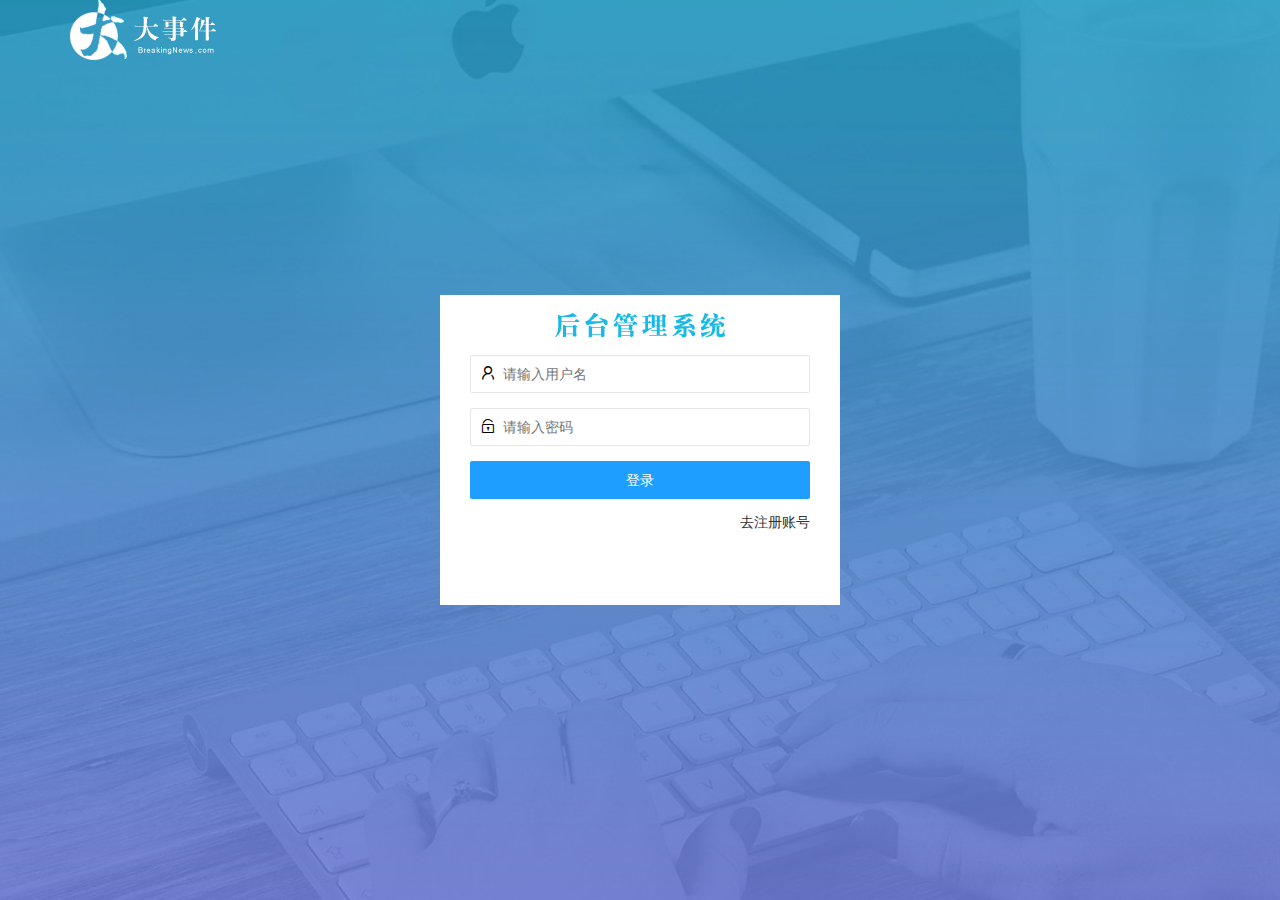
<file: login.html>
<!DOCTYPE html>
<html lang="en">

<head>
    <meta charset="UTF-8">
    <meta http-equiv="X-UA-Compatible" content="IE=edge">
    <meta name="viewport" content="width=device-width, initial-scale=1.0">
    <title>大事件-登录/注册</title>
    <!-- 导入layui的样式表 -->
    <link rel="stylesheet" href="assets/lib/layui/css/layui.css">
    <!-- 导入自己的样式表 -->
    <link rel="stylesheet" href="assets/css/login.css">
</head>

<body>
    <!-- 头部的logo区域 -->
    <div class="layui-main">
        <img src="assets/images/logo.png" alt="">
    </div>
    <!-- 登录注册区域 -->
    <div class="logAndRegBox">
        <div class="title-box"></div>
        <!-- 登录的盒子 -->
        <div class="login-box">
            <!-- 登录的表单 -->
            <form class="layui-form" id="form_login">
                <!-- 用户名 -->
                <div class="layui-form-item">
                    <i class="layui-icon layui-icon-username"></i>
                    <input type="text" name="username" required lay-verify="required" placeholder="请输入用户名" autocomplete="off" class="layui-input">
                </div>
                <!-- 密码 -->
                <div class="layui-form-item">
                    <i class="layui-icon layui-icon-password"></i>
                    <input type="password" name="password" required lay-verify="required|pwd" placeholder="请输入密码" autocomplete="off" class="layui-input">
                </div>
                <!-- 登录按钮 -->
                <div class="layui-form-item">
                    <!-- 注意：表单提交按钮和普通按钮的区别就是 lay-submit 属性 -->
                    <button class="layui-btn layui-btn-fluid layui-btn-normal" lay-submit>登录</button>
                </div>
                <!-- 链接 -->
                <div class="layui-form-item links">
                    <a href="javascript:;" id="link-login">去注册账号</a>
                </div>
            </form>
        </div>
        <!-- 注册的盒子 -->
        <div class="reg-box">
            <form class="layui-form" id="form_reg">
                <!-- 用户名 -->
                <div class="layui-form-item">
                    <i class="layui-icon layui-icon-username"></i>
                    <input type="text" name="username" required lay-verify="required" placeholder="请输入用户名" autocomplete="off" class="layui-input">
                </div>
                <!-- 密码框 -->
                <div class="layui-form-item">
                    <i class="layui-icon layui-icon-password"></i>
                    <input type="password" name="password" required lay-verify="required|pwd" placeholder="请输入密码" autocomplete="off" class="layui-input">
                </div>
                <!-- 确认密码框 -->
                <div class="layui-form-item">
                    <i class="layui-icon layui-icon-password"></i>
                    <input type="password" name="repassword" required lay-verify="required|pwd|repwd" placeholder="再次确认密码" autocomplete="off" class="layui-input">
                </div>
                <!-- 注册按钮 -->
                <div class="layui-form-item">
                    <!-- 注意：表单提交按钮和普通按钮的区别就是 lay-submit 属性 -->
                    <button class="layui-btn layui-btn-fluid layui-btn-normal" lay-submit>注册</button>
                </div>
                <!-- 链接 -->
                <div class="layui-form-item links">
                    <a href="javascript:;" id="link-reg">去登录</a>
                </div>
            </form>
        </div>
    </div>
    <!-- 导入Layui的Js文件 -->
    <script src="assets/lib/layui/layui.all.js"></script>
    <!-- 导入JQuery -->
    <script src="assets/lib/jquery.js"></script>
    <!-- 导入自己封装的baseAPI.js -->
    <script src="assets/js/baseAPI.js"></script>
    <!-- 导入自己的Javascript脚本 -->
    <script src="assets/js/login.js"></script>
</body>

</html>
</file>
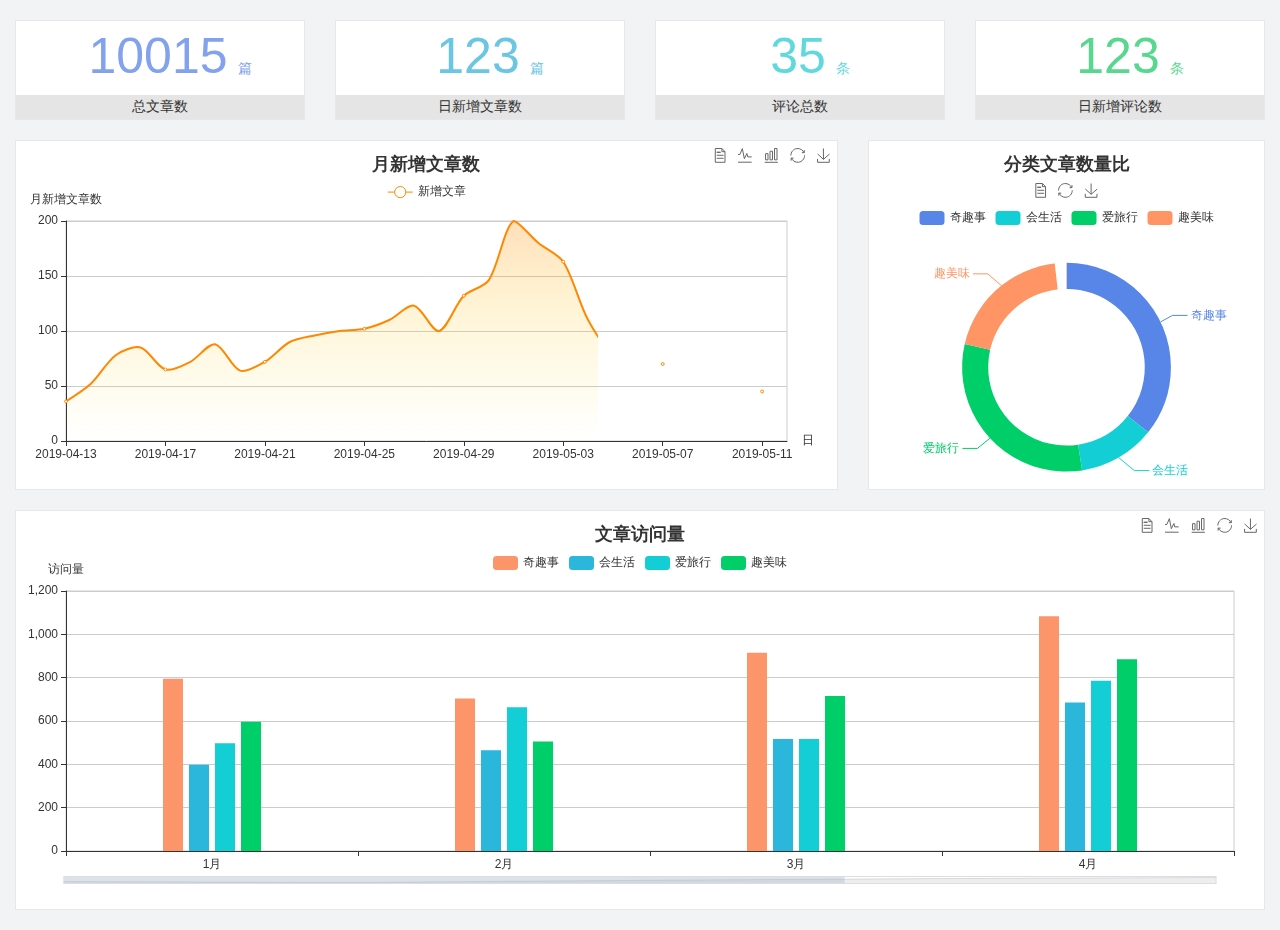
<file: home/dashboard.html>
<!DOCTYPE html>
<html lang="en">

<head>
  <meta charset="UTF-8">
  <meta name="viewport" content="width=device-width, initial-scale=1.0">
  <meta http-equiv="X-UA-Compatible" content="ie=edge">
  <title>图表统计</title>
  <link rel="stylesheet" href="../../assets/lib/bootstrap.css" />
  <link rel="stylesheet" href="../../assets/lib/main.css" />
  <script src="../../assets/lib/jquery.js"></script>
  <script type="text/javascript" src="../../assets/lib/echarts.min.js"></script>
</head>

<body>
  <div class="container-fluid">
    <div class="row spannel_list">
      <div class="col-sm-3 col-xs-6">
        <div class="spannel">
          <em>10015</em><span>篇</span>
          <b>总文章数</b>
        </div>
      </div>
      <div class="col-sm-3 col-xs-6">
        <div class="spannel scolor01">
          <em>123</em><span>篇</span>
          <b>日新增文章数</b>
        </div>
      </div>
      <div class="col-sm-3 col-xs-6">
        <div class="spannel scolor02">
          <em>35</em><span>条</span>
          <b>评论总数</b>
        </div>
      </div>
      <div class="col-sm-3 col-xs-6">
        <div class="spannel scolor03">
          <em>123</em><span>条</span>
          <b>日新增评论数</b>
        </div>
      </div>
    </div>
  </div>

  <div class="container-fluid">
    <div class="row curve-pie">
      <div class="col-lg-8 col-md-8">
        <div class="gragh_pannel" id="curve_show"></div>
      </div>
      <div class="col-lg-4 col-md-4">
        <div class="gragh_pannel" id="pie_show"></div>
      </div>
    </div>
  </div>

  <div class="container-fluid">
    <div class="column_pannel" id="column_show"></div>
  </div>

  <script>
    var oChart = echarts.init(document.getElementById('curve_show'));
    var aList_all = [
      { 'count': 36, 'date': '2019-04-13' },
      { 'count': 52, 'date': '2019-04-14' },
      { 'count': 78, 'date': '2019-04-15' },
      { 'count': 85, 'date': '2019-04-16' },
      { 'count': 65, 'date': '2019-04-17' },
      { 'count': 72, 'date': '2019-04-18' },
      { 'count': 88, 'date': '2019-04-19' },
      { 'count': 64, 'date': '2019-04-20' },
      { 'count': 72, 'date': '2019-04-21' },
      { 'count': 90, 'date': '2019-04-22' },
      { 'count': 96, 'date': '2019-04-23' },
      { 'count': 100, 'date': '2019-04-24' },
      { 'count': 102, 'date': '2019-04-25' },
      { 'count': 110, 'date': '2019-04-26' },
      { 'count': 123, 'date': '2019-04-27' },
      { 'count': 100, 'date': '2019-04-28' },
      { 'count': 132, 'date': '2019-04-29' },
      { 'count': 146, 'date': '2019-04-30' },
      { 'count': 200, 'date': '2019-05-01' },
      { 'count': 180, 'date': '2019-05-02' },
      { 'count': 163, 'date': '2019-05-03' },
      { 'count': 110, 'date': '2019-05-04' },
      { 'count': 80, 'date': '2019-05-05' },
      { 'count': 82, 'date': '2019-05-06' },
      { 'count': 70, 'date': '2019-05-07' },
      { 'count': 65, 'date': '2019-05-08' },
      { 'count': 54, 'date': '2019-05-09' },
      { 'count': 40, 'date': '2019-05-10' },
      { 'count': 45, 'date': '2019-05-11' },
      { 'count': 38, 'date': '2019-05-12' },
    ];

    let aCount = [];
    let aDate = [];

    for (var i = 0; i < aList_all.length; i++) {
      aCount.push(aList_all[i].count);
      aDate.push(aList_all[i].date);
    }

    var chartopt = {
      title: {
        text: '月新增文章数',
        left: 'center',
        top: '10'
      },
      tooltip: {
        trigger: 'axis'
      },
      legend: {
        data: ['新增文章'],
        top: '40'
      },
      toolbox: {
        show: true,
        feature: {
          mark: { show: true },
          dataView: { show: true, readOnly: false },
          magicType: { show: true, type: ['line', 'bar'] },
          restore: { show: true },
          saveAsImage: { show: true }
        }
      },
      calculable: true,
      xAxis: [
        {
          name: '日',
          type: 'category',
          boundaryGap: false,
          data: aDate
        }
      ],
      yAxis: [
        {
          name: '月新增文章数',
          type: 'value'
        }
      ],
      series: [
        {
          name: '新增文章',
          type: 'line',
          smooth: true,
          itemStyle: { normal: { areaStyle: { type: 'default' }, color: '#f80' }, lineStyle: { color: '#f80' } },
          data: aCount
        }],
      areaStyle: {
        normal: {
          color: new echarts.graphic.LinearGradient(0, 0, 0, 1, [{
            offset: 0,
            color: 'rgba(255,136,0,0.39)'
          }, {
            offset: .34,
            color: 'rgba(255,180,0,0.25)'
          }, {
            offset: 1,
            color: 'rgba(255,222,0,0.00)'
          }])

        }
      },
      grid: {
        show: true,
        x: 50,
        x2: 50,
        y: 80,
        height: 220
      }
    };

    oChart.setOption(chartopt);


    var oPie = echarts.init(document.getElementById('pie_show'));
    var oPieopt =
    {
      title: {
        top: 10,
        text: '分类文章数量比',
        x: 'center'
      },
      tooltip: {
        trigger: 'item',
        formatter: "{a} <br/>{b} : {c} ({d}%)"
      },
      color: ['#5885e8', '#13cfd5', '#00ce68', '#ff9565'],
      legend: {
        x: 'center',
        top: 65,
        data: ['奇趣事', '会生活', '爱旅行', '趣美味']
      },
      toolbox: {
        show: true,
        x: 'center',
        top: 35,
        feature: {
          mark: { show: true },
          dataView: { show: true, readOnly: false },
          magicType: {
            show: true,
            type: ['pie', 'funnel'],
            option: {
              funnel: {
                x: '25%',
                width: '50%',
                funnelAlign: 'left',
                max: 1548
              }
            }
          },
          restore: { show: true },
          saveAsImage: { show: true }
        }
      },
      calculable: true,
      series: [
        {
          name: '访问来源',
          type: 'pie',
          radius: ['45%', '60%'],
          center: ['50%', '65%'],
          data: [
            { value: 300, name: '奇趣事' },
            { value: 100, name: '会生活' },
            { value: 260, name: '爱旅行' },
            { value: 180, name: '趣美味' }
          ]
        }
      ]
    };
    oPie.setOption(oPieopt);



    var oColumn = this.echarts.init(document.getElementById('column_show'));
    var oColumnopt =
    {
      title: {
        text: '文章访问量',
        left: 'center',
        top: '10'
      },
      tooltip: {
        trigger: 'axis'
      },
      legend: {
        data: ['奇趣事', '会生活', '爱旅行', '趣美味'],
        top: '40'
      },
      toolbox: {
        show: true,
        feature: {
          mark: { show: true },
          dataView: { show: true, readOnly: false },
          magicType: { show: true, type: ['line', 'bar'] },
          restore: { show: true },
          saveAsImage: { show: true }
        }
      },
      calculable: true,
      xAxis: [
        {
          type: 'category',
          data: ['1月', '2月', '3月', '4月', '5月']
        }
      ],
      yAxis: [
        {
          name: '访问量',
          type: 'value'
        }
      ],
      series: [
        {
          name: '奇趣事',
          type: 'bar',
          barWidth: 20,
          itemStyle: {
            normal: { areaStyle: { type: 'default' }, color: '#fd956a' }
          },
          data: [800, 708, 920, 1090, 1200]
        },
        {
          name: '会生活',
          type: 'bar',
          barWidth: 20,
          itemStyle: {
            normal: { areaStyle: { type: 'default' }, color: '#2bb6db' }
          },
          data: [400, 468, 520, 690, 800]
        },
        {
          name: '爱旅行',
          type: 'bar',
          barWidth: 20,
          itemStyle: {
            normal: { areaStyle: { type: 'default' }, color: '#13cfd5' }
          },
          data: [500, 668, 520, 790, 900]
        },
        {
          name: '趣美味',
          type: 'bar',
          barWidth: 20,
          itemStyle: {
            normal: { areaStyle: { type: 'default' }, color: '#00ce68' }
          },
          data: [600, 508, 720, 890, 1000]
        }
      ],
      grid: {
        show: true,
        x: 50,
        x2: 30,
        y: 80,
        height: 260
      },
      dataZoom: [//给x轴设置滚动条
        {
          start: 0,//默认为0
          end: 100 - 1000 / 31,//默认为100
          type: 'slider',
          show: true,
          xAxisIndex: [0],
          handleSize: 0,//滑动条的 左右2个滑动条的大小
          height: 8,//组件高度
          left: 45, //左边的距离
          right: 50,//右边的距离
          bottom: 26,//右边的距离
          handleColor: '#ddd',//h滑动图标的颜色
          handleStyle: {
            borderColor: "#cacaca",
            borderWidth: "1",
            shadowBlur: 2,
            background: "#ddd",
            shadowColor: "#ddd",
          }
        }]
    };
    oColumn.setOption(oColumnopt);
  </script>
</body>

</html>
</file>
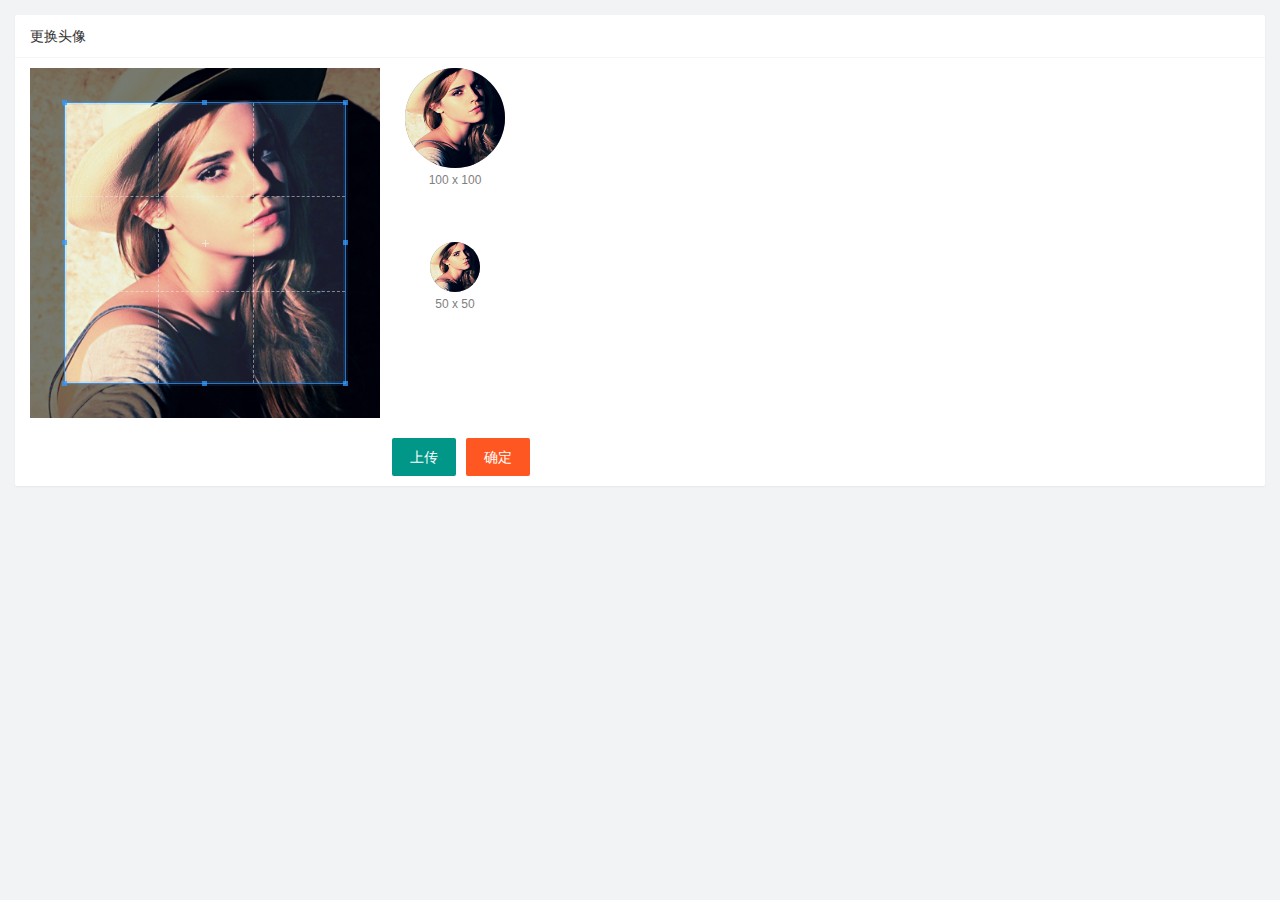
<file: user/user_avatar.html>
<!DOCTYPE html>
<html lang="en">

<head>
    <meta charset="UTF-8">
    <meta http-equiv="X-UA-Compatible" content="IE=edge">
    <meta name="viewport" content="width=device-width, initial-scale=1.0">
    <title>Document</title>
    <link rel="stylesheet" href="/assets/lib/layui/css/layui.css">
    <link rel="stylesheet" href="/assets/lib/cropper/cropper.css">
    <link rel="stylesheet" href="/assets/css/user/user_avatar.css">
</head>

<body>
    <div class="layui-card">
        <div class="layui-card-header">更换头像</div>
        <div class="layui-card-body">

            <!-- 第一行的图片裁剪和预览区域 -->
            <div class="row1">
                <!-- 图片裁剪区域 -->
                <div class="cropper-box">
                    <!-- 这个 img 标签很重要，将来会把它初始化为裁剪区域 -->
                    <img id="image" src="/assets/images/sample.jpg" />
                </div>
                <!-- 图片的预览区域 -->
                <div class="preview-box">
                    <div>
                        <!-- 宽高为 100px 的预览区域 -->
                        <div class="img-preview w100"></div>
                        <p class="size">100 x 100</p>
                    </div>
                    <div>
                        <!-- 宽高为 50px 的预览区域 -->
                        <div class="img-preview w50"></div>
                        <p class="size">50 x 50</p>
                    </div>
                </div>
            </div>

            <!-- 第二行的按钮区域 -->
            <div class="row2">
                <input type="file" id="file" accept="image/png,image/jpeg" />
                <button type="button" class="layui-btn" id="btnChooseImage">上传</button>
                <button type="button" class="layui-btn layui-btn-danger" id="btnUpload">确定</button>
            </div>
        </div>
    </div>
    <script src="/assets/lib/jquery.js"></script>
    <script src="/assets/lib/cropper/Cropper.js"></script>
    <script src="/assets/lib/cropper/jquery-cropper.js"></script>
    <script src="/assets/lib/layui/layui.all.js"></script>
    <script src="/assets/js/baseAPI.js"></script>
    <script src="/assets/js/user/user_avatar.js"></script>
</body>

</html>
</file>
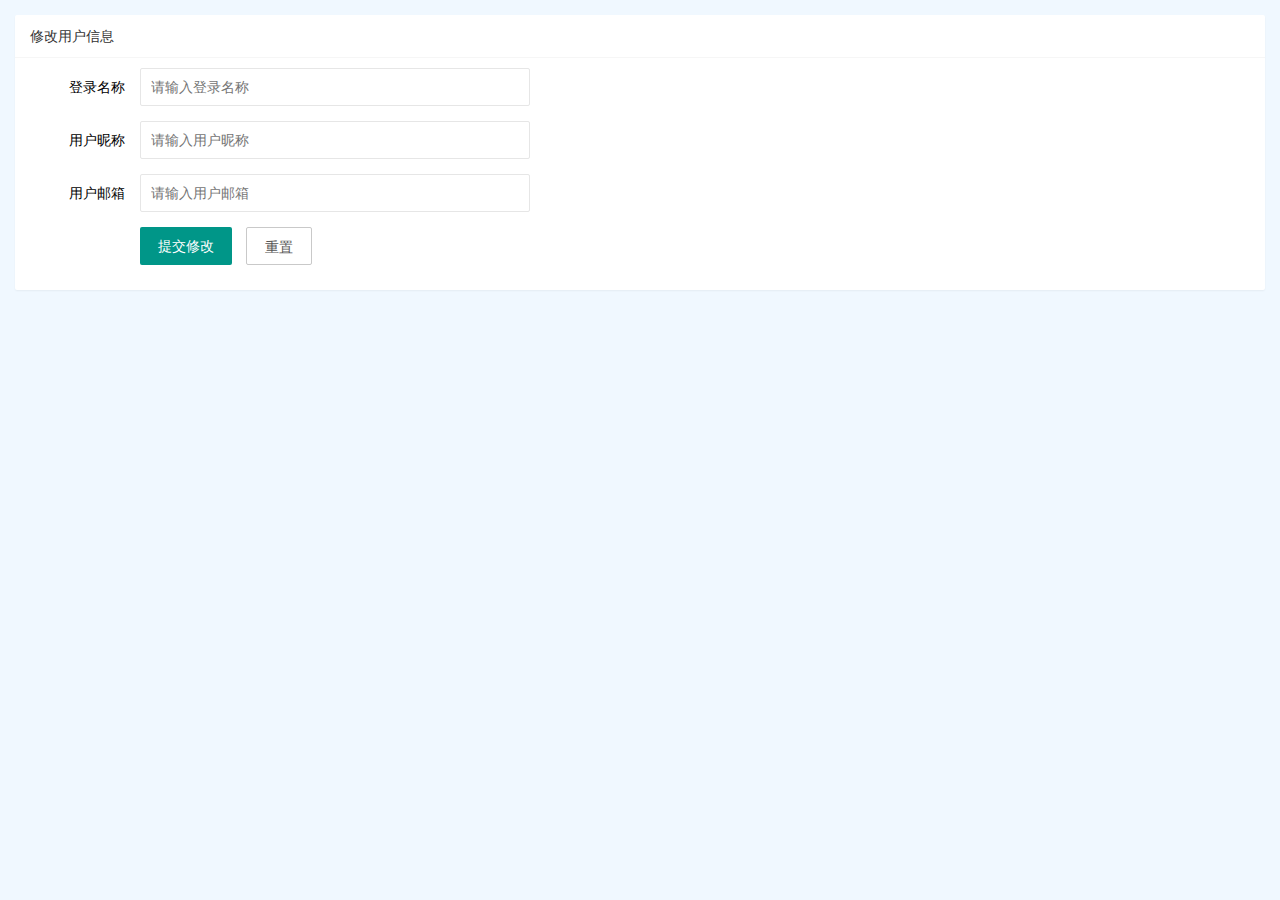
<file: user/user_info.html>
<!DOCTYPE html>
<html lang="en">

<head>
    <meta charset="UTF-8">
    <meta http-equiv="X-UA-Compatible" content="IE=edge">
    <meta name="viewport" content="width=device-width, initial-scale=1.0">
    <title>Document</title>
    <!-- 导入layui的样式 -->
    <link rel="stylesheet" href="/assets/lib/layui/css/layui.css">
    <!-- 导入自己的样式 -->
    <link rel="stylesheet" href="/assets/css/user/user_info.css">
</head>

<body>
    <!-- 卡片区域 -->
    <div class="layui-card">
        <div class="layui-card-header">修改用户信息</div>
        <div class="layui-card-body">
            <form class="layui-form" lay-filter="formUserInfo">
                <input type="hidden" name="id">
                <div class="layui-form-item">
                    <label class="layui-form-label">登录名称</label>
                    <div class="layui-input-block">
                        <input type="text" name="username" required lay-verify="" placeholder="请输入登录名称" autocomplete="off" class="layui-input" readonly>
                    </div>
                </div>
                <div class="layui-form-item">
                    <label class="layui-form-label">用户昵称</label>
                    <div class="layui-input-block">
                        <input type="text" name="nickname" required lay-verify="required|nickname" placeholder="请输入用户昵称" autocomplete="off" class="layui-input">
                    </div>
                </div>
                <div class="layui-form-item">
                    <label class="layui-form-label">用户邮箱</label>
                    <div class="layui-input-block">
                        <input type="text" name="email" required lay-verify="required|email" placeholder="请输入用户邮箱" autocomplete="off" class="layui-input">
                    </div>
                </div>
                <div class="layui-form-item">
                    <div class="layui-input-block">
                        <button class="layui-btn" lay-submit lay-filter="formDemo" id="btnSubmit">提交修改</button>
                        <button type="reset" class="layui-btn layui-btn-primary" id="btnReset">重置</button>
                    </div>
                </div>
            </form>
        </div>
    </div>
    <script src="/assets/lib/layui/layui.all.js"></script>
    <script src="/assets/lib/jquery.js"></script>
    <script src="/assets/js/baseAPI.js"></script>
    <script src="/assets/js/user/user_info.js"></script>
</body>

</html>
</file>
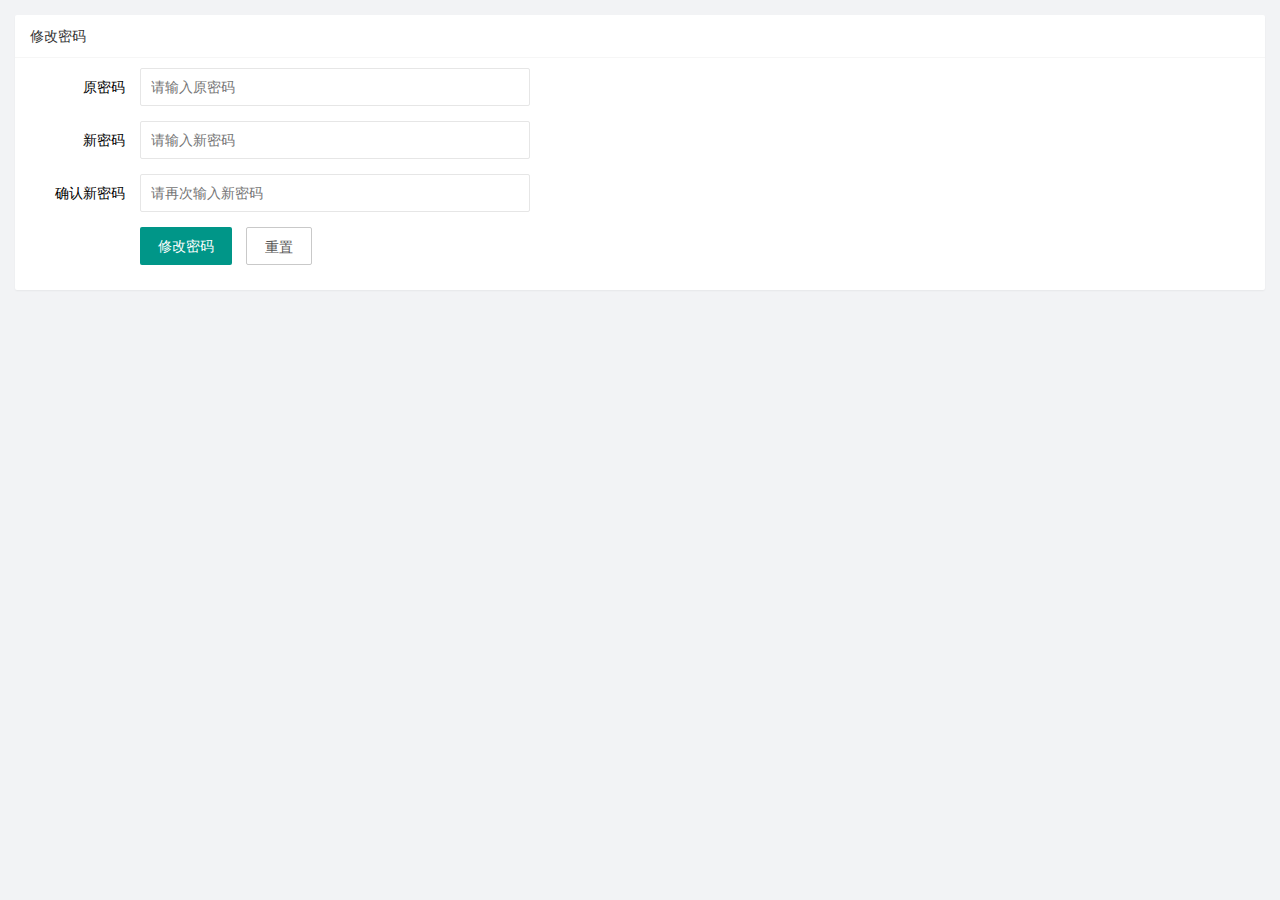
<file: user/user_pwd.html>
<!DOCTYPE html>
<html lang="en">

<head>
    <meta charset="UTF-8">
    <meta http-equiv="X-UA-Compatible" content="IE=edge">
    <meta name="viewport" content="width=device-width, initial-scale=1.0">
    <title>Document</title>
    <link rel="stylesheet" href="/assets/lib/layui/css/layui.css">
    <link rel="stylesheet" href="/assets/css/user/user_pwd.css">
</head>

<body>
    <div class="layui-card">
        <div class="layui-card-header">修改密码</div>
        <div class="layui-card-body">
            <form class="layui-form">
                <div class="layui-form-item">
                    <label class="layui-form-label">原密码</label>
                    <div class="layui-input-block">
                        <input type="password" name="oldPwd" required lay-verify="required|pwd" placeholder="请输入原密码" autocomplete="off" class="layui-input">
                    </div>
                </div>
                <div class="layui-form-item">
                    <label class="layui-form-label">新密码</label>
                    <div class="layui-input-block">
                        <input type="password" name="newPwd" required lay-verify="required|pwd|samePwd" placeholder="请输入新密码" autocomplete="off" class="layui-input">
                    </div>
                </div>
                <div class="layui-form-item">
                    <label class="layui-form-label">确认新密码</label>
                    <div class="layui-input-block">
                        <input type="password" name="rePwd" required lay-verify="required|pwd|rePWD" placeholder="请再次输入新密码" autocomplete="off" class="layui-input">
                    </div>
                </div>
                <div class="layui-form-item">
                    <div class="layui-input-block">
                        <button class="layui-btn" lay-submit lay-filter="formDemo">修改密码</button>
                        <button type="reset" class="layui-btn layui-btn-primary">重置</button>
                    </div>
                </div>
            </form>
        </div>
    </div>
    <script src="/assets/lib/layui/layui.all.js"></script>
    <script src="/assets/lib/jquery.js"></script>
    <script src="/assets//js/baseAPI.js"></script>
    <script src="/assets/js/user/user_pwd.js"></script>
</body>

</html>
</file>
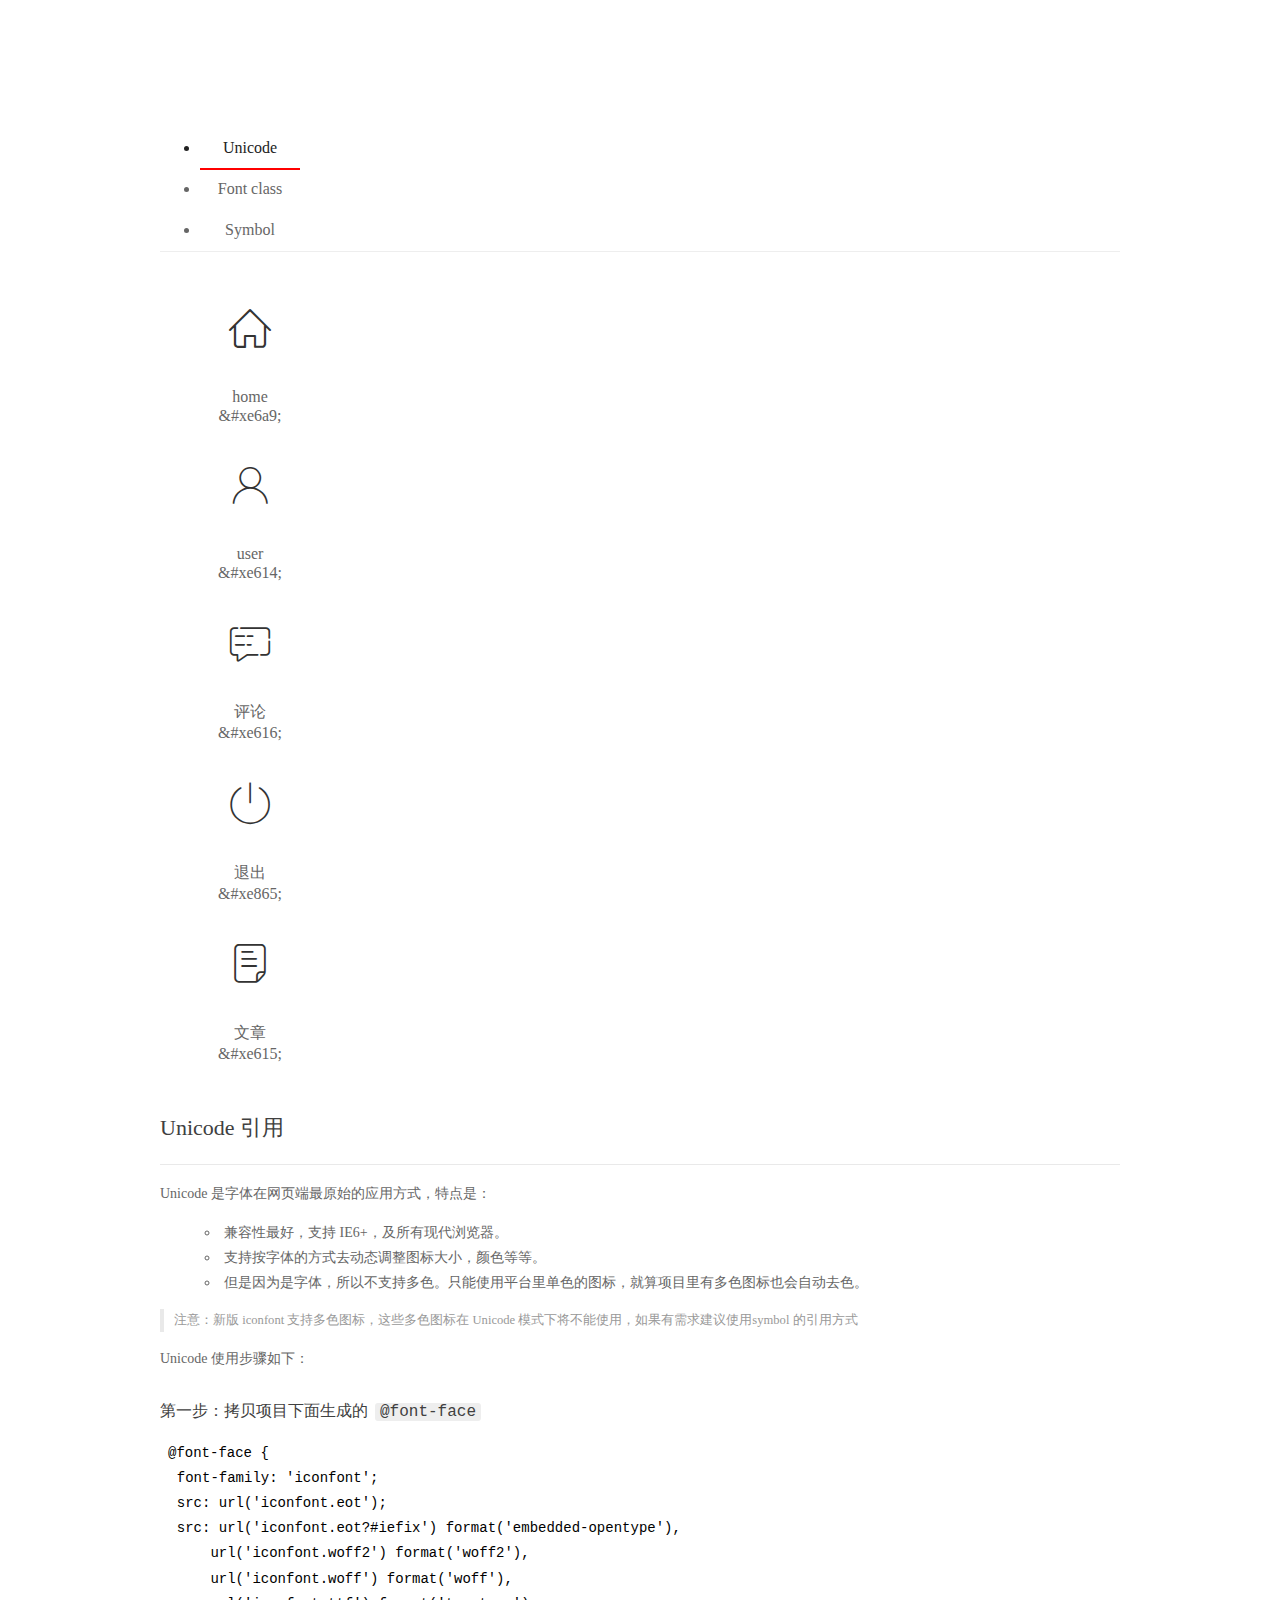
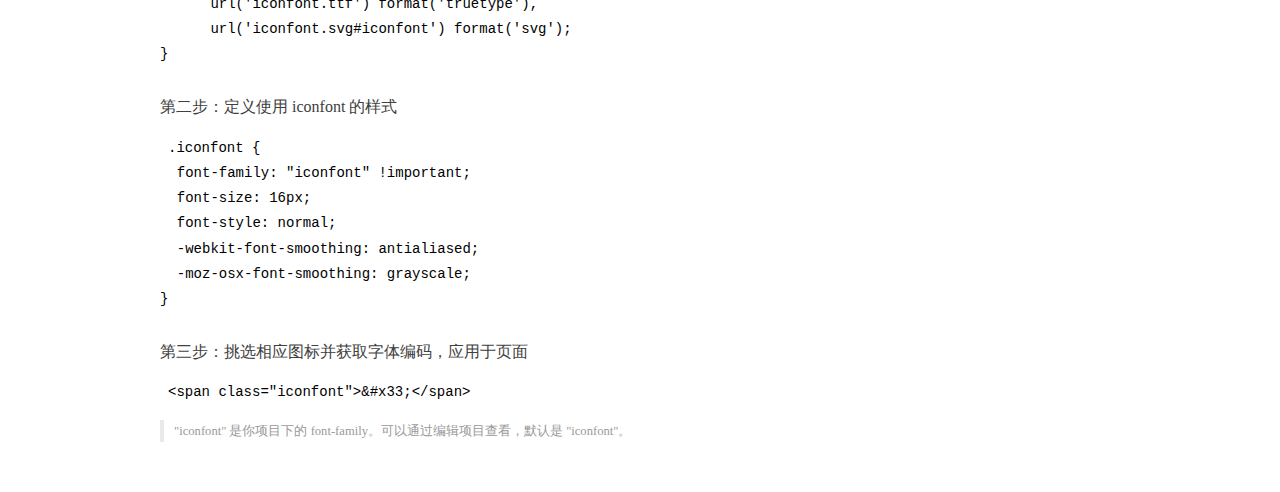
<file: assets/fonts/demo_index.html>
<!DOCTYPE html>
<html>
<head>
  <meta charset="utf-8"/>
  <title>IconFont Demo</title>
  <link rel="shortcut icon" href="https://gtms04.alicdn.com/tps/i4/TB1_oz6GVXXXXaFXpXXJDFnIXXX-64-64.ico" type="image/x-icon"/>
  <link rel="stylesheet" href="https://g.alicdn.com/thx/cube/1.3.2/cube.min.css">
  <link rel="stylesheet" href="demo.css">
  <link rel="stylesheet" href="iconfont.css">
  <script src="iconfont.js"></script>
  <!-- jQuery -->
  <script src="https://a1.alicdn.com/oss/uploads/2018/12/26/7bfddb60-08e8-11e9-9b04-53e73bb6408b.js"></script>
  <!-- 代码高亮 -->
  <script src="https://a1.alicdn.com/oss/uploads/2018/12/26/a3f714d0-08e6-11e9-8a15-ebf944d7534c.js"></script>
</head>
<body>
  <div class="main">
    <h1 class="logo"><a href="https://www.iconfont.cn/" title="iconfont 首页" target="_blank">&#xe86b;</a></h1>
    <div class="nav-tabs">
      <ul id="tabs" class="dib-box">
        <li class="dib active"><span>Unicode</span></li>
        <li class="dib"><span>Font class</span></li>
        <li class="dib"><span>Symbol</span></li>
      </ul>
      
    </div>
    <div class="tab-container">
      <div class="content unicode" style="display: block;">
          <ul class="icon_lists dib-box">
          
            <li class="dib">
              <span class="icon iconfont">&#xe6a9;</span>
                <div class="name">home</div>
                <div class="code-name">&amp;#xe6a9;</div>
              </li>
          
            <li class="dib">
              <span class="icon iconfont">&#xe614;</span>
                <div class="name">user</div>
                <div class="code-name">&amp;#xe614;</div>
              </li>
          
            <li class="dib">
              <span class="icon iconfont">&#xe616;</span>
                <div class="name">评论</div>
                <div class="code-name">&amp;#xe616;</div>
              </li>
          
            <li class="dib">
              <span class="icon iconfont">&#xe865;</span>
                <div class="name">退出</div>
                <div class="code-name">&amp;#xe865;</div>
              </li>
          
            <li class="dib">
              <span class="icon iconfont">&#xe615;</span>
                <div class="name">文章</div>
                <div class="code-name">&amp;#xe615;</div>
              </li>
          
          </ul>
          <div class="article markdown">
          <h2 id="unicode-">Unicode 引用</h2>
          <hr>

          <p>Unicode 是字体在网页端最原始的应用方式，特点是：</p>
          <ul>
            <li>兼容性最好，支持 IE6+，及所有现代浏览器。</li>
            <li>支持按字体的方式去动态调整图标大小，颜色等等。</li>
            <li>但是因为是字体，所以不支持多色。只能使用平台里单色的图标，就算项目里有多色图标也会自动去色。</li>
          </ul>
          <blockquote>
            <p>注意：新版 iconfont 支持多色图标，这些多色图标在 Unicode 模式下将不能使用，如果有需求建议使用symbol 的引用方式</p>
          </blockquote>
          <p>Unicode 使用步骤如下：</p>
          <h3 id="-font-face">第一步：拷贝项目下面生成的 <code>@font-face</code></h3>
<pre><code class="language-css"
>@font-face {
  font-family: 'iconfont';
  src: url('iconfont.eot');
  src: url('iconfont.eot?#iefix') format('embedded-opentype'),
      url('iconfont.woff2') format('woff2'),
      url('iconfont.woff') format('woff'),
      url('iconfont.ttf') format('truetype'),
      url('iconfont.svg#iconfont') format('svg');
}
</code></pre>
          <h3 id="-iconfont-">第二步：定义使用 iconfont 的样式</h3>
<pre><code class="language-css"
>.iconfont {
  font-family: "iconfont" !important;
  font-size: 16px;
  font-style: normal;
  -webkit-font-smoothing: antialiased;
  -moz-osx-font-smoothing: grayscale;
}
</code></pre>
          <h3 id="-">第三步：挑选相应图标并获取字体编码，应用于页面</h3>
<pre>
<code class="language-html"
>&lt;span class="iconfont"&gt;&amp;#x33;&lt;/span&gt;
</code></pre>
          <blockquote>
            <p>"iconfont" 是你项目下的 font-family。可以通过编辑项目查看，默认是 "iconfont"。</p>
          </blockquote>
          </div>
      </div>
      <div class="content font-class">
        <ul class="icon_lists dib-box">
          
          <li class="dib">
            <span class="icon iconfont icon-home"></span>
            <div class="name">
              home
            </div>
            <div class="code-name">.icon-home
            </div>
          </li>
          
          <li class="dib">
            <span class="icon iconfont icon-user"></span>
            <div class="name">
              user
            </div>
            <div class="code-name">.icon-user
            </div>
          </li>
          
          <li class="dib">
            <span class="icon iconfont icon-pinglun"></span>
            <div class="name">
              评论
            </div>
            <div class="code-name">.icon-pinglun
            </div>
          </li>
          
          <li class="dib">
            <span class="icon iconfont icon-tuichu"></span>
            <div class="name">
              退出
            </div>
            <div class="code-name">.icon-tuichu
            </div>
          </li>
          
          <li class="dib">
            <span class="icon iconfont icon-16"></span>
            <div class="name">
              文章
            </div>
            <div class="code-name">.icon-16
            </div>
          </li>
          
        </ul>
        <div class="article markdown">
        <h2 id="font-class-">font-class 引用</h2>
        <hr>

        <p>font-class 是 Unicode 使用方式的一种变种，主要是解决 Unicode 书写不直观，语意不明确的问题。</p>
        <p>与 Unicode 使用方式相比，具有如下特点：</p>
        <ul>
          <li>兼容性良好，支持 IE8+，及所有现代浏览器。</li>
          <li>相比于 Unicode 语意明确，书写更直观。可以很容易分辨这个 icon 是什么。</li>
          <li>因为使用 class 来定义图标，所以当要替换图标时，只需要修改 class 里面的 Unicode 引用。</li>
          <li>不过因为本质上还是使用的字体，所以多色图标还是不支持的。</li>
        </ul>
        <p>使用步骤如下：</p>
        <h3 id="-fontclass-">第一步：引入项目下面生成的 fontclass 代码：</h3>
<pre><code class="language-html">&lt;link rel="stylesheet" href="./iconfont.css"&gt;
</code></pre>
        <h3 id="-">第二步：挑选相应图标并获取类名，应用于页面：</h3>
<pre><code class="language-html">&lt;span class="iconfont icon-xxx"&gt;&lt;/span&gt;
</code></pre>
        <blockquote>
          <p>"
            iconfont" 是你项目下的 font-family。可以通过编辑项目查看，默认是 "iconfont"。</p>
        </blockquote>
      </div>
      </div>
      <div class="content symbol">
          <ul class="icon_lists dib-box">
          
            <li class="dib">
                <svg class="icon svg-icon" aria-hidden="true">
                  <use xlink:href="#icon-home"></use>
                </svg>
                <div class="name">home</div>
                <div class="code-name">#icon-home</div>
            </li>
          
            <li class="dib">
                <svg class="icon svg-icon" aria-hidden="true">
                  <use xlink:href="#icon-user"></use>
                </svg>
                <div class="name">user</div>
                <div class="code-name">#icon-user</div>
            </li>
          
            <li class="dib">
                <svg class="icon svg-icon" aria-hidden="true">
                  <use xlink:href="#icon-pinglun"></use>
                </svg>
                <div class="name">评论</div>
                <div class="code-name">#icon-pinglun</div>
            </li>
          
            <li class="dib">
                <svg class="icon svg-icon" aria-hidden="true">
                  <use xlink:href="#icon-tuichu"></use>
                </svg>
                <div class="name">退出</div>
                <div class="code-name">#icon-tuichu</div>
            </li>
          
            <li class="dib">
                <svg class="icon svg-icon" aria-hidden="true">
                  <use xlink:href="#icon-16"></use>
                </svg>
                <div class="name">文章</div>
                <div class="code-name">#icon-16</div>
            </li>
          
          </ul>
          <div class="article markdown">
          <h2 id="symbol-">Symbol 引用</h2>
          <hr>

          <p>这是一种全新的使用方式，应该说这才是未来的主流，也是平台目前推荐的用法。相关介绍可以参考这篇<a href="">文章</a>
            这种用法其实是做了一个 SVG 的集合，与另外两种相比具有如下特点：</p>
          <ul>
            <li>支持多色图标了，不再受单色限制。</li>
            <li>通过一些技巧，支持像字体那样，通过 <code>font-size</code>, <code>color</code> 来调整样式。</li>
            <li>兼容性较差，支持 IE9+，及现代浏览器。</li>
            <li>浏览器渲染 SVG 的性能一般，还不如 png。</li>
          </ul>
          <p>使用步骤如下：</p>
          <h3 id="-symbol-">第一步：引入项目下面生成的 symbol 代码：</h3>
<pre><code class="language-html">&lt;script src="./iconfont.js"&gt;&lt;/script&gt;
</code></pre>
          <h3 id="-css-">第二步：加入通用 CSS 代码（引入一次就行）：</h3>
<pre><code class="language-html">&lt;style&gt;
.icon {
  width: 1em;
  height: 1em;
  vertical-align: -0.15em;
  fill: currentColor;
  overflow: hidden;
}
&lt;/style&gt;
</code></pre>
          <h3 id="-">第三步：挑选相应图标并获取类名，应用于页面：</h3>
<pre><code class="language-html">&lt;svg class="icon" aria-hidden="true"&gt;
  &lt;use xlink:href="#icon-xxx"&gt;&lt;/use&gt;
&lt;/svg&gt;
</code></pre>
          </div>
      </div>

    </div>
  </div>
  <script>
  $(document).ready(function () {
      $('.tab-container .content:first').show()

      $('#tabs li').click(function (e) {
        var tabContent = $('.tab-container .content')
        var index = $(this).index()

        if ($(this).hasClass('active')) {
          return
        } else {
          $('#tabs li').removeClass('active')
          $(this).addClass('active')

          tabContent.hide().eq(index).fadeIn()
        }
      })
    })
  </script>
</body>
</html>
</file>
<file: assets/lib/layui/css/layui.css>
/** layui-v2.5.5 MIT License By https://www.layui.com */
 .layui-inline,img{display:inline-block;vertical-align:middle}h1,h2,h3,h4,h5,h6{font-weight:400}.layui-edge,.layui-header,.layui-inline,.layui-main{position:relative}.layui-body,.layui-edge,.layui-elip{overflow:hidden}.layui-btn,.layui-edge,.layui-inline,img{vertical-align:middle}.layui-btn,.layui-disabled,.layui-icon,.layui-unselect{-moz-user-select:none;-webkit-user-select:none;-ms-user-select:none}.layui-elip,.layui-form-checkbox span,.layui-form-pane .layui-form-label{text-overflow:ellipsis;white-space:nowrap}.layui-breadcrumb,.layui-tree-btnGroup{visibility:hidden}blockquote,body,button,dd,div,dl,dt,form,h1,h2,h3,h4,h5,h6,input,li,ol,p,pre,td,textarea,th,ul{margin:0;padding:0;-webkit-tap-highlight-color:rgba(0,0,0,0)}a:active,a:hover{outline:0}img{border:none}li{list-style:none}table{border-collapse:collapse;border-spacing:0}h4,h5,h6{font-size:100%}button,input,optgroup,option,select,textarea{font-family:inherit;font-size:inherit;font-style:inherit;font-weight:inherit;outline:0}pre{white-space:pre-wrap;white-space:-moz-pre-wrap;white-space:-pre-wrap;white-space:-o-pre-wrap;word-wrap:break-word}body{line-height:24px;font:14px Helvetica Neue,Helvetica,PingFang SC,Tahoma,Arial,sans-serif}hr{height:1px;margin:10px 0;border:0;clear:both}a{color:#333;text-decoration:none}a:hover{color:#777}a cite{font-style:normal;*cursor:pointer}.layui-border-box,.layui-border-box *{box-sizing:border-box}.layui-box,.layui-box *{box-sizing:content-box}.layui-clear{clear:both;*zoom:1}.layui-clear:after{content:'\20';clear:both;*zoom:1;display:block;height:0}.layui-inline{*display:inline;*zoom:1}.layui-edge{display:inline-block;width:0;height:0;border-width:6px;border-style:dashed;border-color:transparent}.layui-edge-top{top:-4px;border-bottom-color:#999;border-bottom-style:solid}.layui-edge-right{border-left-color:#999;border-left-style:solid}.layui-edge-bottom{top:2px;border-top-color:#999;border-top-style:solid}.layui-edge-left{border-right-color:#999;border-right-style:solid}.layui-disabled,.layui-disabled:hover{color:#d2d2d2!important;cursor:not-allowed!important}.layui-circle{border-radius:100%}.layui-show{display:block!important}.layui-hide{display:none!important}@font-face{font-family:layui-icon;src:url(../font/iconfont.eot?v=250);src:url(../font/iconfont.eot?v=250#iefix) format('embedded-opentype'),url(../font/iconfont.woff2?v=250) format('woff2'),url(../font/iconfont.woff?v=250) format('woff'),url(../font/iconfont.ttf?v=250) format('truetype'),url(../font/iconfont.svg?v=250#layui-icon) format('svg')}.layui-icon{font-family:layui-icon!important;font-size:16px;font-style:normal;-webkit-font-smoothing:antialiased;-moz-osx-font-smoothing:grayscale}.layui-icon-reply-fill:before{content:"\e611"}.layui-icon-set-fill:before{content:"\e614"}.layui-icon-menu-fill:before{content:"\e60f"}.layui-icon-search:before{content:"\e615"}.layui-icon-share:before{content:"\e641"}.layui-icon-set-sm:before{content:"\e620"}.layui-icon-engine:before{content:"\e628"}.layui-icon-close:before{content:"\1006"}.layui-icon-close-fill:before{content:"\1007"}.layui-icon-chart-screen:before{content:"\e629"}.layui-icon-star:before{content:"\e600"}.layui-icon-circle-dot:before{content:"\e617"}.layui-icon-chat:before{content:"\e606"}.layui-icon-release:before{content:"\e609"}.layui-icon-list:before{content:"\e60a"}.layui-icon-chart:before{content:"\e62c"}.layui-icon-ok-circle:before{content:"\1005"}.layui-icon-layim-theme:before{content:"\e61b"}.layui-icon-table:before{content:"\e62d"}.layui-icon-right:before{content:"\e602"}.layui-icon-left:before{content:"\e603"}.layui-icon-cart-simple:before{content:"\e698"}.layui-icon-face-cry:before{content:"\e69c"}.layui-icon-face-smile:before{content:"\e6af"}.layui-icon-survey:before{content:"\e6b2"}.layui-icon-tree:before{content:"\e62e"}.layui-icon-upload-circle:before{content:"\e62f"}.layui-icon-add-circle:before{content:"\e61f"}.layui-icon-download-circle:before{content:"\e601"}.layui-icon-templeate-1:before{content:"\e630"}.layui-icon-util:before{content:"\e631"}.layui-icon-face-surprised:before{content:"\e664"}.layui-icon-edit:before{content:"\e642"}.layui-icon-speaker:before{content:"\e645"}.layui-icon-down:before{content:"\e61a"}.layui-icon-file:before{content:"\e621"}.layui-icon-layouts:before{content:"\e632"}.layui-icon-rate-half:before{content:"\e6c9"}.layui-icon-add-circle-fine:before{content:"\e608"}.layui-icon-prev-circle:before{content:"\e633"}.layui-icon-read:before{content:"\e705"}.layui-icon-404:before{content:"\e61c"}.layui-icon-carousel:before{content:"\e634"}.layui-icon-help:before{content:"\e607"}.layui-icon-code-circle:before{content:"\e635"}.layui-icon-water:before{content:"\e636"}.layui-icon-username:before{content:"\e66f"}.layui-icon-find-fill:before{content:"\e670"}.layui-icon-about:before{content:"\e60b"}.layui-icon-location:before{content:"\e715"}.layui-icon-up:before{content:"\e619"}.layui-icon-pause:before{content:"\e651"}.layui-icon-date:before{content:"\e637"}.layui-icon-layim-uploadfile:before{content:"\e61d"}.layui-icon-delete:before{content:"\e640"}.layui-icon-play:before{content:"\e652"}.layui-icon-top:before{content:"\e604"}.layui-icon-friends:before{content:"\e612"}.layui-icon-refresh-3:before{content:"\e9aa"}.layui-icon-ok:before{content:"\e605"}.layui-icon-layer:before{content:"\e638"}.layui-icon-face-smile-fine:before{content:"\e60c"}.layui-icon-dollar:before{content:"\e659"}.layui-icon-group:before{content:"\e613"}.layui-icon-layim-download:before{content:"\e61e"}.layui-icon-picture-fine:before{content:"\e60d"}.layui-icon-link:before{content:"\e64c"}.layui-icon-diamond:before{content:"\e735"}.layui-icon-log:before{content:"\e60e"}.layui-icon-rate-solid:before{content:"\e67a"}.layui-icon-fonts-del:before{content:"\e64f"}.layui-icon-unlink:before{content:"\e64d"}.layui-icon-fonts-clear:before{content:"\e639"}.layui-icon-triangle-r:before{content:"\e623"}.layui-icon-circle:before{content:"\e63f"}.layui-icon-radio:before{content:"\e643"}.layui-icon-align-center:before{content:"\e647"}.layui-icon-align-right:before{content:"\e648"}.layui-icon-align-left:before{content:"\e649"}.layui-icon-loading-1:before{content:"\e63e"}.layui-icon-return:before{content:"\e65c"}.layui-icon-fonts-strong:before{content:"\e62b"}.layui-icon-upload:before{content:"\e67c"}.layui-icon-dialogue:before{content:"\e63a"}.layui-icon-video:before{content:"\e6ed"}.layui-icon-headset:before{content:"\e6fc"}.layui-icon-cellphone-fine:before{content:"\e63b"}.layui-icon-add-1:before{content:"\e654"}.layui-icon-face-smile-b:before{content:"\e650"}.layui-icon-fonts-html:before{content:"\e64b"}.layui-icon-form:before{content:"\e63c"}.layui-icon-cart:before{content:"\e657"}.layui-icon-camera-fill:before{content:"\e65d"}.layui-icon-tabs:before{content:"\e62a"}.layui-icon-fonts-code:before{content:"\e64e"}.layui-icon-fire:before{content:"\e756"}.layui-icon-set:before{content:"\e716"}.layui-icon-fonts-u:before{content:"\e646"}.layui-icon-triangle-d:before{content:"\e625"}.layui-icon-tips:before{content:"\e702"}.layui-icon-picture:before{content:"\e64a"}.layui-icon-more-vertical:before{content:"\e671"}.layui-icon-flag:before{content:"\e66c"}.layui-icon-loading:before{content:"\e63d"}.layui-icon-fonts-i:before{content:"\e644"}.layui-icon-refresh-1:before{content:"\e666"}.layui-icon-rmb:before{content:"\e65e"}.layui-icon-home:before{content:"\e68e"}.layui-icon-user:before{content:"\e770"}.layui-icon-notice:before{content:"\e667"}.layui-icon-login-weibo:before{content:"\e675"}.layui-icon-voice:before{content:"\e688"}.layui-icon-upload-drag:before{content:"\e681"}.layui-icon-login-qq:before{content:"\e676"}.layui-icon-snowflake:before{content:"\e6b1"}.layui-icon-file-b:before{content:"\e655"}.layui-icon-template:before{content:"\e663"}.layui-icon-auz:before{content:"\e672"}.layui-icon-console:before{content:"\e665"}.layui-icon-app:before{content:"\e653"}.layui-icon-prev:before{content:"\e65a"}.layui-icon-website:before{content:"\e7ae"}.layui-icon-next:before{content:"\e65b"}.layui-icon-component:before{content:"\e857"}.layui-icon-more:before{content:"\e65f"}.layui-icon-login-wechat:before{content:"\e677"}.layui-icon-shrink-right:before{content:"\e668"}.layui-icon-spread-left:before{content:"\e66b"}.layui-icon-camera:before{content:"\e660"}.layui-icon-note:before{content:"\e66e"}.layui-icon-refresh:before{content:"\e669"}.layui-icon-female:before{content:"\e661"}.layui-icon-male:before{content:"\e662"}.layui-icon-password:before{content:"\e673"}.layui-icon-senior:before{content:"\e674"}.layui-icon-theme:before{content:"\e66a"}.layui-icon-tread:before{content:"\e6c5"}.layui-icon-praise:before{content:"\e6c6"}.layui-icon-star-fill:before{content:"\e658"}.layui-icon-rate:before{content:"\e67b"}.layui-icon-template-1:before{content:"\e656"}.layui-icon-vercode:before{content:"\e679"}.layui-icon-cellphone:before{content:"\e678"}.layui-icon-screen-full:before{content:"\e622"}.layui-icon-screen-restore:before{content:"\e758"}.layui-icon-cols:before{content:"\e610"}.layui-icon-export:before{content:"\e67d"}.layui-icon-print:before{content:"\e66d"}.layui-icon-slider:before{content:"\e714"}.layui-icon-addition:before{content:"\e624"}.layui-icon-subtraction:before{content:"\e67e"}.layui-icon-service:before{content:"\e626"}.layui-icon-transfer:before{content:"\e691"}.layui-main{width:1140px;margin:0 auto}.layui-header{z-index:1000;height:60px}.layui-header a:hover{transition:all .5s;-webkit-transition:all .5s}.layui-side{position:fixed;left:0;top:0;bottom:0;z-index:999;width:200px;overflow-x:hidden}.layui-side-scroll{position:relative;width:220px;height:100%;overflow-x:hidden}.layui-body{position:absolute;left:200px;right:0;top:0;bottom:0;z-index:998;width:auto;overflow-y:auto;box-sizing:border-box}.layui-layout-body{overflow:hidden}.layui-layout-admin .layui-header{background-color:#23262E}.layui-layout-admin .layui-side{top:60px;width:200px;overflow-x:hidden}.layui-layout-admin .layui-body{position:fixed;top:60px;bottom:44px}.layui-layout-admin .layui-main{width:auto;margin:0 15px}.layui-layout-admin .layui-footer{position:fixed;left:200px;right:0;bottom:0;height:44px;line-height:44px;padding:0 15px;background-color:#eee}.layui-layout-admin .layui-logo{position:absolute;left:0;top:0;width:200px;height:100%;line-height:60px;text-align:center;color:#009688;font-size:16px}.layui-layout-admin .layui-header .layui-nav{background:0 0}.layui-layout-left{position:absolute!important;left:200px;top:0}.layui-layout-right{position:absolute!important;right:0;top:0}.layui-container{position:relative;margin:0 auto;padding:0 15px;box-sizing:border-box}.layui-fluid{position:relative;margin:0 auto;padding:0 15px}.layui-row:after,.layui-row:before{content:'';display:block;clear:both}.layui-col-lg1,.layui-col-lg10,.layui-col-lg11,.layui-col-lg12,.layui-col-lg2,.layui-col-lg3,.layui-col-lg4,.layui-col-lg5,.layui-col-lg6,.layui-col-lg7,.layui-col-lg8,.layui-col-lg9,.layui-col-md1,.layui-col-md10,.layui-col-md11,.layui-col-md12,.layui-col-md2,.layui-col-md3,.layui-col-md4,.layui-col-md5,.layui-col-md6,.layui-col-md7,.layui-col-md8,.layui-col-md9,.layui-col-sm1,.layui-col-sm10,.layui-col-sm11,.layui-col-sm12,.layui-col-sm2,.layui-col-sm3,.layui-col-sm4,.layui-col-sm5,.layui-col-sm6,.layui-col-sm7,.layui-col-sm8,.layui-col-sm9,.layui-col-xs1,.layui-col-xs10,.layui-col-xs11,.layui-col-xs12,.layui-col-xs2,.layui-col-xs3,.layui-col-xs4,.layui-col-xs5,.layui-col-xs6,.layui-col-xs7,.layui-col-xs8,.layui-col-xs9{position:relative;display:block;box-sizing:border-box}.layui-col-xs1,.layui-col-xs10,.layui-col-xs11,.layui-col-xs12,.layui-col-xs2,.layui-col-xs3,.layui-col-xs4,.layui-col-xs5,.layui-col-xs6,.layui-col-xs7,.layui-col-xs8,.layui-col-xs9{float:left}.layui-col-xs1{width:8.33333333%}.layui-col-xs2{width:16.66666667%}.layui-col-xs3{width:25%}.layui-col-xs4{width:33.33333333%}.layui-col-xs5{width:41.66666667%}.layui-col-xs6{width:50%}.layui-col-xs7{width:58.33333333%}.layui-col-xs8{width:66.66666667%}.layui-col-xs9{width:75%}.layui-col-xs10{width:83.33333333%}.layui-col-xs11{width:91.66666667%}.layui-col-xs12{width:100%}.layui-col-xs-offset1{margin-left:8.33333333%}.layui-col-xs-offset2{margin-left:16.66666667%}.layui-col-xs-offset3{margin-left:25%}.layui-col-xs-offset4{margin-left:33.33333333%}.layui-col-xs-offset5{margin-left:41.66666667%}.layui-col-xs-offset6{margin-left:50%}.layui-col-xs-offset7{margin-left:58.33333333%}.layui-col-xs-offset8{margin-left:66.66666667%}.layui-col-xs-offset9{margin-left:75%}.layui-col-xs-offset10{margin-left:83.33333333%}.layui-col-xs-offset11{margin-left:91.66666667%}.layui-col-xs-offset12{margin-left:100%}@media screen and (max-width:768px){.layui-hide-xs{display:none!important}.layui-show-xs-block{display:block!important}.layui-show-xs-inline{display:inline!important}.layui-show-xs-inline-block{display:inline-block!important}}@media screen and (min-width:768px){.layui-container{width:750px}.layui-hide-sm{display:none!important}.layui-show-sm-block{display:block!important}.layui-show-sm-inline{display:inline!important}.layui-show-sm-inline-block{display:inline-block!important}.layui-col-sm1,.layui-col-sm10,.layui-col-sm11,.layui-col-sm12,.layui-col-sm2,.layui-col-sm3,.layui-col-sm4,.layui-col-sm5,.layui-col-sm6,.layui-col-sm7,.layui-col-sm8,.layui-col-sm9{float:left}.layui-col-sm1{width:8.33333333%}.layui-col-sm2{width:16.66666667%}.layui-col-sm3{width:25%}.layui-col-sm4{width:33.33333333%}.layui-col-sm5{width:41.66666667%}.layui-col-sm6{width:50%}.layui-col-sm7{width:58.33333333%}.layui-col-sm8{width:66.66666667%}.layui-col-sm9{width:75%}.layui-col-sm10{width:83.33333333%}.layui-col-sm11{width:91.66666667%}.layui-col-sm12{width:100%}.layui-col-sm-offset1{margin-left:8.33333333%}.layui-col-sm-offset2{margin-left:16.66666667%}.layui-col-sm-offset3{margin-left:25%}.layui-col-sm-offset4{margin-left:33.33333333%}.layui-col-sm-offset5{margin-left:41.66666667%}.layui-col-sm-offset6{margin-left:50%}.layui-col-sm-offset7{margin-left:58.33333333%}.layui-col-sm-offset8{margin-left:66.66666667%}.layui-col-sm-offset9{margin-left:75%}.layui-col-sm-offset10{margin-left:83.33333333%}.layui-col-sm-offset11{margin-left:91.66666667%}.layui-col-sm-offset12{margin-left:100%}}@media screen and (min-width:992px){.layui-container{width:970px}.layui-hide-md{display:none!important}.layui-show-md-block{display:block!important}.layui-show-md-inline{display:inline!important}.layui-show-md-inline-block{display:inline-block!important}.layui-col-md1,.layui-col-md10,.layui-col-md11,.layui-col-md12,.layui-col-md2,.layui-col-md3,.layui-col-md4,.layui-col-md5,.layui-col-md6,.layui-col-md7,.layui-col-md8,.layui-col-md9{float:left}.layui-col-md1{width:8.33333333%}.layui-col-md2{width:16.66666667%}.layui-col-md3{width:25%}.layui-col-md4{width:33.33333333%}.layui-col-md5{width:41.66666667%}.layui-col-md6{width:50%}.layui-col-md7{width:58.33333333%}.layui-col-md8{width:66.66666667%}.layui-col-md9{width:75%}.layui-col-md10{width:83.33333333%}.layui-col-md11{width:91.66666667%}.layui-col-md12{width:100%}.layui-col-md-offset1{margin-left:8.33333333%}.layui-col-md-offset2{margin-left:16.66666667%}.layui-col-md-offset3{margin-left:25%}.layui-col-md-offset4{margin-left:33.33333333%}.layui-col-md-offset5{margin-left:41.66666667%}.layui-col-md-offset6{margin-left:50%}.layui-col-md-offset7{margin-left:58.33333333%}.layui-col-md-offset8{margin-left:66.66666667%}.layui-col-md-offset9{margin-left:75%}.layui-col-md-offset10{margin-left:83.33333333%}.layui-col-md-offset11{margin-left:91.66666667%}.layui-col-md-offset12{margin-left:100%}}@media screen and (min-width:1200px){.layui-container{width:1170px}.layui-hide-lg{display:none!important}.layui-show-lg-block{display:block!important}.layui-show-lg-inline{display:inline!important}.layui-show-lg-inline-block{display:inline-block!important}.layui-col-lg1,.layui-col-lg10,.layui-col-lg11,.layui-col-lg12,.layui-col-lg2,.layui-col-lg3,.layui-col-lg4,.layui-col-lg5,.layui-col-lg6,.layui-col-lg7,.layui-col-lg8,.layui-col-lg9{float:left}.layui-col-lg1{width:8.33333333%}.layui-col-lg2{width:16.66666667%}.layui-col-lg3{width:25%}.layui-col-lg4{width:33.33333333%}.layui-col-lg5{width:41.66666667%}.layui-col-lg6{width:50%}.layui-col-lg7{width:58.33333333%}.layui-col-lg8{width:66.66666667%}.layui-col-lg9{width:75%}.layui-col-lg10{width:83.33333333%}.layui-col-lg11{width:91.66666667%}.layui-col-lg12{width:100%}.layui-col-lg-offset1{margin-left:8.33333333%}.layui-col-lg-offset2{margin-left:16.66666667%}.layui-col-lg-offset3{margin-left:25%}.layui-col-lg-offset4{margin-left:33.33333333%}.layui-col-lg-offset5{margin-left:41.66666667%}.layui-col-lg-offset6{margin-left:50%}.layui-col-lg-offset7{margin-left:58.33333333%}.layui-col-lg-offset8{margin-left:66.66666667%}.layui-col-lg-offset9{margin-left:75%}.layui-col-lg-offset10{margin-left:83.33333333%}.layui-col-lg-offset11{margin-left:91.66666667%}.layui-col-lg-offset12{margin-left:100%}}.layui-col-space1{margin:-.5px}.layui-col-space1>*{padding:.5px}.layui-col-space3{margin:-1.5px}.layui-col-space3>*{padding:1.5px}.layui-col-space5{margin:-2.5px}.layui-col-space5>*{padding:2.5px}.layui-col-space8{margin:-3.5px}.layui-col-space8>*{padding:3.5px}.layui-col-space10{margin:-5px}.layui-col-space10>*{padding:5px}.layui-col-space12{margin:-6px}.layui-col-space12>*{padding:6px}.layui-col-space15{margin:-7.5px}.layui-col-space15>*{padding:7.5px}.layui-col-space18{margin:-9px}.layui-col-space18>*{padding:9px}.layui-col-space20{margin:-10px}.layui-col-space20>*{padding:10px}.layui-col-space22{margin:-11px}.layui-col-space22>*{padding:11px}.layui-col-space25{margin:-12.5px}.layui-col-space25>*{padding:12.5px}.layui-col-space30{margin:-15px}.layui-col-space30>*{padding:15px}.layui-btn,.layui-input,.layui-select,.layui-textarea,.layui-upload-button{outline:0;-webkit-appearance:none;transition:all .3s;-webkit-transition:all .3s;box-sizing:border-box}.layui-elem-quote{margin-bottom:10px;padding:15px;line-height:22px;border-left:5px solid #009688;border-radius:0 2px 2px 0;background-color:#f2f2f2}.layui-quote-nm{border-style:solid;border-width:1px 1px 1px 5px;background:0 0}.layui-elem-field{margin-bottom:10px;padding:0;border-width:1px;border-style:solid}.layui-elem-field legend{margin-left:20px;padding:0 10px;font-size:20px;font-weight:300}.layui-field-title{margin:10px 0 20px;border-width:1px 0 0}.layui-field-box{padding:10px 15px}.layui-field-title .layui-field-box{padding:10px 0}.layui-progress{position:relative;height:6px;border-radius:20px;background-color:#e2e2e2}.layui-progress-bar{position:absolute;left:0;top:0;width:0;max-width:100%;height:6px;border-radius:20px;text-align:right;background-color:#5FB878;transition:all .3s;-webkit-transition:all .3s}.layui-progress-big,.layui-progress-big .layui-progress-bar{height:18px;line-height:18px}.layui-progress-text{position:relative;top:-20px;line-height:18px;font-size:12px;color:#666}.layui-progress-big .layui-progress-text{position:static;padding:0 10px;color:#fff}.layui-collapse{border-width:1px;border-style:solid;border-radius:2px}.layui-colla-content,.layui-colla-item{border-top-width:1px;border-top-style:solid}.layui-colla-item:first-child{border-top:none}.layui-colla-title{position:relative;height:42px;line-height:42px;padding:0 15px 0 35px;color:#333;background-color:#f2f2f2;cursor:pointer;font-size:14px;overflow:hidden}.layui-colla-content{display:none;padding:10px 15px;line-height:22px;color:#666}.layui-colla-icon{position:absolute;left:15px;top:0;font-size:14px}.layui-card{margin-bottom:15px;border-radius:2px;background-color:#fff;box-shadow:0 1px 2px 0 rgba(0,0,0,.05)}.layui-card:last-child{margin-bottom:0}.layui-card-header{position:relative;height:42px;line-height:42px;padding:0 15px;border-bottom:1px solid #f6f6f6;color:#333;border-radius:2px 2px 0 0;font-size:14px}.layui-bg-black,.layui-bg-blue,.layui-bg-cyan,.layui-bg-green,.layui-bg-orange,.layui-bg-red{color:#fff!important}.layui-card-body{position:relative;padding:10px 15px;line-height:24px}.layui-card-body[pad15]{padding:15px}.layui-card-body[pad20]{padding:20px}.layui-card-body .layui-table{margin:5px 0}.layui-card .layui-tab{margin:0}.layui-panel-window{position:relative;padding:15px;border-radius:0;border-top:5px solid #E6E6E6;background-color:#fff}.layui-auxiliar-moving{position:fixed;left:0;right:0;top:0;bottom:0;width:100%;height:100%;background:0 0;z-index:9999999999}.layui-form-label,.layui-form-mid,.layui-form-select,.layui-input-block,.layui-input-inline,.layui-textarea{position:relative}.layui-bg-red{background-color:#FF5722!important}.layui-bg-orange{background-color:#FFB800!important}.layui-bg-green{background-color:#009688!important}.layui-bg-cyan{background-color:#2F4056!important}.layui-bg-blue{background-color:#1E9FFF!important}.layui-bg-black{background-color:#393D49!important}.layui-bg-gray{background-color:#eee!important;color:#666!important}.layui-badge-rim,.layui-colla-content,.layui-colla-item,.layui-collapse,.layui-elem-field,.layui-form-pane .layui-form-item[pane],.layui-form-pane .layui-form-label,.layui-input,.layui-layedit,.layui-layedit-tool,.layui-quote-nm,.layui-select,.layui-tab-bar,.layui-tab-card,.layui-tab-title,.layui-tab-title .layui-this:after,.layui-textarea{border-color:#e6e6e6}.layui-timeline-item:before,hr{background-color:#e6e6e6}.layui-text{line-height:22px;font-size:14px;color:#666}.layui-text h1,.layui-text h2,.layui-text h3{font-weight:500;color:#333}.layui-text h1{font-size:30px}.layui-text h2{font-size:24px}.layui-text h3{font-size:18px}.layui-text a:not(.layui-btn){color:#01AAED}.layui-text a:not(.layui-btn):hover{text-decoration:underline}.layui-text ul{padding:5px 0 5px 15px}.layui-text ul li{margin-top:5px;list-style-type:disc}.layui-text em,.layui-word-aux{color:#999!important;padding:0 5px!important}.layui-btn{display:inline-block;height:38px;line-height:38px;padding:0 18px;background-color:#009688;color:#fff;white-space:nowrap;text-align:center;font-size:14px;border:none;border-radius:2px;cursor:pointer}.layui-btn:hover{opacity:.8;filter:alpha(opacity=80);color:#fff}.layui-btn:active{opacity:1;filter:alpha(opacity=100)}.layui-btn+.layui-btn{margin-left:10px}.layui-btn-container{font-size:0}.layui-btn-container .layui-btn{margin-right:10px;margin-bottom:10px}.layui-btn-container .layui-btn+.layui-btn{margin-left:0}.layui-table .layui-btn-container .layui-btn{margin-bottom:9px}.layui-btn-radius{border-radius:100px}.layui-btn .layui-icon{margin-right:3px;font-size:18px;vertical-align:bottom;vertical-align:middle\9}.layui-btn-primary{border:1px solid #C9C9C9;background-color:#fff;color:#555}.layui-btn-primary:hover{border-color:#009688;color:#333}.layui-btn-normal{background-color:#1E9FFF}.layui-btn-warm{background-color:#FFB800}.layui-btn-danger{background-color:#FF5722}.layui-btn-checked{background-color:#5FB878}.layui-btn-disabled,.layui-btn-disabled:active,.layui-btn-disabled:hover{border:1px solid #e6e6e6;background-color:#FBFBFB;color:#C9C9C9;cursor:not-allowed;opacity:1}.layui-btn-lg{height:44px;line-height:44px;padding:0 25px;font-size:16px}.layui-btn-sm{height:30px;line-height:30px;padding:0 10px;font-size:12px}.layui-btn-sm i{font-size:16px!important}.layui-btn-xs{height:22px;line-height:22px;padding:0 5px;font-size:12px}.layui-btn-xs i{font-size:14px!important}.layui-btn-group{display:inline-block;vertical-align:middle;font-size:0}.layui-btn-group .layui-btn{margin-left:0!important;margin-right:0!important;border-left:1px solid rgba(255,255,255,.5);border-radius:0}.layui-btn-group .layui-btn-primary{border-left:none}.layui-btn-group .layui-btn-primary:hover{border-color:#C9C9C9;color:#009688}.layui-btn-group .layui-btn:first-child{border-left:none;border-radius:2px 0 0 2px}.layui-btn-group .layui-btn-primary:first-child{border-left:1px solid #c9c9c9}.layui-btn-group .layui-btn:last-child{border-radius:0 2px 2px 0}.layui-btn-group .layui-btn+.layui-btn{margin-left:0}.layui-btn-group+.layui-btn-group{margin-left:10px}.layui-btn-fluid{width:100%}.layui-input,.layui-select,.layui-textarea{height:38px;line-height:1.3;line-height:38px\9;border-width:1px;border-style:solid;background-color:#fff;border-radius:2px}.layui-input::-webkit-input-placeholder,.layui-select::-webkit-input-placeholder,.layui-textarea::-webkit-input-placeholder{line-height:1.3}.layui-input,.layui-textarea{display:block;width:100%;padding-left:10px}.layui-input:hover,.layui-textarea:hover{border-color:#D2D2D2!important}.layui-input:focus,.layui-textarea:focus{border-color:#C9C9C9!important}.layui-textarea{min-height:100px;height:auto;line-height:20px;padding:6px 10px;resize:vertical}.layui-select{padding:0 10px}.layui-form input[type=checkbox],.layui-form input[type=radio],.layui-form select{display:none}.layui-form [lay-ignore]{display:initial}.layui-form-item{margin-bottom:15px;clear:both;*zoom:1}.layui-form-item:after{content:'\20';clear:both;*zoom:1;display:block;height:0}.layui-form-label{float:left;display:block;padding:9px 15px;width:80px;font-weight:400;line-height:20px;text-align:right}.layui-form-label-col{display:block;float:none;padding:9px 0;line-height:20px;text-align:left}.layui-form-item .layui-inline{margin-bottom:5px;margin-right:10px}.layui-input-block{margin-left:110px;min-height:36px}.layui-input-inline{display:inline-block;vertical-align:middle}.layui-form-item .layui-input-inline{float:left;width:190px;margin-right:10px}.layui-form-text .layui-input-inline{width:auto}.layui-form-mid{float:left;display:block;padding:9px 0!important;line-height:20px;margin-right:10px}.layui-form-danger+.layui-form-select .layui-input,.layui-form-danger:focus{border-color:#FF5722!important}.layui-form-select .layui-input{padding-right:30px;cursor:pointer}.layui-form-select .layui-edge{position:absolute;right:10px;top:50%;margin-top:-3px;cursor:pointer;border-width:6px;border-top-color:#c2c2c2;border-top-style:solid;transition:all .3s;-webkit-transition:all .3s}.layui-form-select dl{display:none;position:absolute;left:0;top:42px;padding:5px 0;z-index:899;min-width:100%;border:1px solid #d2d2d2;max-height:300px;overflow-y:auto;background-color:#fff;border-radius:2px;box-shadow:0 2px 4px rgba(0,0,0,.12);box-sizing:border-box}.layui-form-select dl dd,.layui-form-select dl dt{padding:0 10px;line-height:36px;white-space:nowrap;overflow:hidden;text-overflow:ellipsis}.layui-form-select dl dt{font-size:12px;color:#999}.layui-form-select dl dd{cursor:pointer}.layui-form-select dl dd:hover{background-color:#f2f2f2;-webkit-transition:.5s all;transition:.5s all}.layui-form-select .layui-select-group dd{padding-left:20px}.layui-form-select dl dd.layui-select-tips{padding-left:10px!important;color:#999}.layui-form-select dl dd.layui-this{background-color:#5FB878;color:#fff}.layui-form-checkbox,.layui-form-select dl dd.layui-disabled{background-color:#fff}.layui-form-selected dl{display:block}.layui-form-checkbox,.layui-form-checkbox *,.layui-form-switch{display:inline-block;vertical-align:middle}.layui-form-selected .layui-edge{margin-top:-9px;-webkit-transform:rotate(180deg);transform:rotate(180deg);margin-top:-3px\9}:root .layui-form-selected .layui-edge{margin-top:-9px\0/IE9}.layui-form-selectup dl{top:auto;bottom:42px}.layui-select-none{margin:5px 0;text-align:center;color:#999}.layui-select-disabled .layui-disabled{border-color:#eee!important}.layui-select-disabled .layui-edge{border-top-color:#d2d2d2}.layui-form-checkbox{position:relative;height:30px;line-height:30px;margin-right:10px;padding-right:30px;cursor:pointer;font-size:0;-webkit-transition:.1s linear;transition:.1s linear;box-sizing:border-box}.layui-form-checkbox span{padding:0 10px;height:100%;font-size:14px;border-radius:2px 0 0 2px;background-color:#d2d2d2;color:#fff;overflow:hidden}.layui-form-checkbox:hover span{background-color:#c2c2c2}.layui-form-checkbox i{position:absolute;right:0;top:0;width:30px;height:28px;border:1px solid #d2d2d2;border-left:none;border-radius:0 2px 2px 0;color:#fff;font-size:20px;text-align:center}.layui-form-checkbox:hover i{border-color:#c2c2c2;color:#c2c2c2}.layui-form-checked,.layui-form-checked:hover{border-color:#5FB878}.layui-form-checked span,.layui-form-checked:hover span{background-color:#5FB878}.layui-form-checked i,.layui-form-checked:hover i{color:#5FB878}.layui-form-item .layui-form-checkbox{margin-top:4px}.layui-form-checkbox[lay-skin=primary]{height:auto!important;line-height:normal!important;min-width:18px;min-height:18px;border:none!important;margin-right:0;padding-left:28px;padding-right:0;background:0 0}.layui-form-checkbox[lay-skin=primary] span{padding-left:0;padding-right:15px;line-height:18px;background:0 0;color:#666}.layui-form-checkbox[lay-skin=primary] i{right:auto;left:0;width:16px;height:16px;line-height:16px;border:1px solid #d2d2d2;font-size:12px;border-radius:2px;background-color:#fff;-webkit-transition:.1s linear;transition:.1s linear}.layui-form-checkbox[lay-skin=primary]:hover i{border-color:#5FB878;color:#fff}.layui-form-checked[lay-skin=primary] i{border-color:#5FB878!important;background-color:#5FB878;color:#fff}.layui-checkbox-disbaled[lay-skin=primary] span{background:0 0!important;color:#c2c2c2}.layui-checkbox-disbaled[lay-skin=primary]:hover i{border-color:#d2d2d2}.layui-form-item .layui-form-checkbox[lay-skin=primary]{margin-top:10px}.layui-form-switch{position:relative;height:22px;line-height:22px;min-width:35px;padding:0 5px;margin-top:8px;border:1px solid #d2d2d2;border-radius:20px;cursor:pointer;background-color:#fff;-webkit-transition:.1s linear;transition:.1s linear}.layui-form-switch i{position:absolute;left:5px;top:3px;width:16px;height:16px;border-radius:20px;background-color:#d2d2d2;-webkit-transition:.1s linear;transition:.1s linear}.layui-form-switch em{position:relative;top:0;width:25px;margin-left:21px;padding:0!important;text-align:center!important;color:#999!important;font-style:normal!important;font-size:12px}.layui-form-onswitch{border-color:#5FB878;background-color:#5FB878}.layui-checkbox-disbaled,.layui-checkbox-disbaled i{border-color:#e2e2e2!important}.layui-form-onswitch i{left:100%;margin-left:-21px;background-color:#fff}.layui-form-onswitch em{margin-left:5px;margin-right:21px;color:#fff!important}.layui-checkbox-disbaled span{background-color:#e2e2e2!important}.layui-checkbox-disbaled:hover i{color:#fff!important}[lay-radio]{display:none}.layui-form-radio,.layui-form-radio *{display:inline-block;vertical-align:middle}.layui-form-radio{line-height:28px;margin:6px 10px 0 0;padding-right:10px;cursor:pointer;font-size:0}.layui-form-radio *{font-size:14px}.layui-form-radio>i{margin-right:8px;font-size:22px;color:#c2c2c2}.layui-form-radio>i:hover,.layui-form-radioed>i{color:#5FB878}.layui-radio-disbaled>i{color:#e2e2e2!important}.layui-form-pane .layui-form-label{width:110px;padding:8px 15px;height:38px;line-height:20px;border-width:1px;border-style:solid;border-radius:2px 0 0 2px;text-align:center;background-color:#FBFBFB;overflow:hidden;box-sizing:border-box}.layui-form-pane .layui-input-inline{margin-left:-1px}.layui-form-pane .layui-input-block{margin-left:110px;left:-1px}.layui-form-pane .layui-input{border-radius:0 2px 2px 0}.layui-form-pane .layui-form-text .layui-form-label{float:none;width:100%;border-radius:2px;box-sizing:border-box;text-align:left}.layui-form-pane .layui-form-text .layui-input-inline{display:block;margin:0;top:-1px;clear:both}.layui-form-pane .layui-form-text .layui-input-block{margin:0;left:0;top:-1px}.layui-form-pane .layui-form-text .layui-textarea{min-height:100px;border-radius:0 0 2px 2px}.layui-form-pane .layui-form-checkbox{margin:4px 0 4px 10px}.layui-form-pane .layui-form-radio,.layui-form-pane .layui-form-switch{margin-top:6px;margin-left:10px}.layui-form-pane .layui-form-item[pane]{position:relative;border-width:1px;border-style:solid}.layui-form-pane .layui-form-item[pane] .layui-form-label{position:absolute;left:0;top:0;height:100%;border-width:0 1px 0 0}.layui-form-pane .layui-form-item[pane] .layui-input-inline{margin-left:110px}@media screen and (max-width:450px){.layui-form-item .layui-form-label{text-overflow:ellipsis;overflow:hidden;white-space:nowrap}.layui-form-item .layui-inline{display:block;margin-right:0;margin-bottom:20px;clear:both}.layui-form-item .layui-inline:after{content:'\20';clear:both;display:block;height:0}.layui-form-item .layui-input-inline{display:block;float:none;left:-3px;width:auto;margin:0 0 10px 112px}.layui-form-item .layui-input-inline+.layui-form-mid{margin-left:110px;top:-5px;padding:0}.layui-form-item .layui-form-checkbox{margin-right:5px;margin-bottom:5px}}.layui-layedit{border-width:1px;border-style:solid;border-radius:2px}.layui-layedit-tool{padding:3px 5px;border-bottom-width:1px;border-bottom-style:solid;font-size:0}.layedit-tool-fixed{position:fixed;top:0;border-top:1px solid #e2e2e2}.layui-layedit-tool .layedit-tool-mid,.layui-layedit-tool .layui-icon{display:inline-block;vertical-align:middle;text-align:center;font-size:14px}.layui-layedit-tool .layui-icon{position:relative;width:32px;height:30px;line-height:30px;margin:3px 5px;color:#777;cursor:pointer;border-radius:2px}.layui-layedit-tool .layui-icon:hover{color:#393D49}.layui-layedit-tool .layui-icon:active{color:#000}.layui-layedit-tool .layedit-tool-active{background-color:#e2e2e2;color:#000}.layui-layedit-tool .layui-disabled,.layui-layedit-tool .layui-disabled:hover{color:#d2d2d2;cursor:not-allowed}.layui-layedit-tool .layedit-tool-mid{width:1px;height:18px;margin:0 10px;background-color:#d2d2d2}.layedit-tool-html{width:50px!important;font-size:30px!important}.layedit-tool-b,.layedit-tool-code,.layedit-tool-help{font-size:16px!important}.layedit-tool-d,.layedit-tool-face,.layedit-tool-image,.layedit-tool-unlink{font-size:18px!important}.layedit-tool-image input{position:absolute;font-size:0;left:0;top:0;width:100%;height:100%;opacity:.01;filter:Alpha(opacity=1);cursor:pointer}.layui-layedit-iframe iframe{display:block;width:100%}#LAY_layedit_code{overflow:hidden}.layui-laypage{display:inline-block;*display:inline;*zoom:1;vertical-align:middle;margin:10px 0;font-size:0}.layui-laypage>a:first-child,.layui-laypage>a:first-child em{border-radius:2px 0 0 2px}.layui-laypage>a:last-child,.layui-laypage>a:last-child em{border-radius:0 2px 2px 0}.layui-laypage>:first-child{margin-left:0!important}.layui-laypage>:last-child{margin-right:0!important}.layui-laypage a,.layui-laypage button,.layui-laypage input,.layui-laypage select,.layui-laypage span{border:1px solid #e2e2e2}.layui-laypage a,.layui-laypage span{display:inline-block;*display:inline;*zoom:1;vertical-align:middle;padding:0 15px;height:28px;line-height:28px;margin:0 -1px 5px 0;background-color:#fff;color:#333;font-size:12px}.layui-flow-more a *,.layui-laypage input,.layui-table-view select[lay-ignore]{display:inline-block}.layui-laypage a:hover{color:#009688}.layui-laypage em{font-style:normal}.layui-laypage .layui-laypage-spr{color:#999;font-weight:700}.layui-laypage a{text-decoration:none}.layui-laypage .layui-laypage-curr{position:relative}.layui-laypage .layui-laypage-curr em{position:relative;color:#fff}.layui-laypage .layui-laypage-curr .layui-laypage-em{position:absolute;left:-1px;top:-1px;padding:1px;width:100%;height:100%;background-color:#009688}.layui-laypage-em{border-radius:2px}.layui-laypage-next em,.layui-laypage-prev em{font-family:Sim sun;font-size:16px}.layui-laypage .layui-laypage-count,.layui-laypage .layui-laypage-limits,.layui-laypage .layui-laypage-refresh,.layui-laypage .layui-laypage-skip{margin-left:10px;margin-right:10px;padding:0;border:none}.layui-laypage .layui-laypage-limits,.layui-laypage .layui-laypage-refresh{vertical-align:top}.layui-laypage .layui-laypage-refresh i{font-size:18px;cursor:pointer}.layui-laypage select{height:22px;padding:3px;border-radius:2px;cursor:pointer}.layui-laypage .layui-laypage-skip{height:30px;line-height:30px;color:#999}.layui-laypage button,.layui-laypage input{height:30px;line-height:30px;border-radius:2px;vertical-align:top;background-color:#fff;box-sizing:border-box}.layui-laypage input{width:40px;margin:0 10px;padding:0 3px;text-align:center}.layui-laypage input:focus,.layui-laypage select:focus{border-color:#009688!important}.layui-laypage button{margin-left:10px;padding:0 10px;cursor:pointer}.layui-table,.layui-table-view{margin:10px 0}.layui-flow-more{margin:10px 0;text-align:center;color:#999;font-size:14px}.layui-flow-more a{height:32px;line-height:32px}.layui-flow-more a *{vertical-align:top}.layui-flow-more a cite{padding:0 20px;border-radius:3px;background-color:#eee;color:#333;font-style:normal}.layui-flow-more a cite:hover{opacity:.8}.layui-flow-more a i{font-size:30px;color:#737383}.layui-table{width:100%;background-color:#fff;color:#666}.layui-table tr{transition:all .3s;-webkit-transition:all .3s}.layui-table th{text-align:left;font-weight:400}.layui-table tbody tr:hover,.layui-table thead tr,.layui-table-click,.layui-table-header,.layui-table-hover,.layui-table-mend,.layui-table-patch,.layui-table-tool,.layui-table-total,.layui-table-total tr,.layui-table[lay-even] tr:nth-child(even){background-color:#f2f2f2}.layui-table td,.layui-table th,.layui-table-col-set,.layui-table-fixed-r,.layui-table-grid-down,.layui-table-header,.layui-table-page,.layui-table-tips-main,.layui-table-tool,.layui-table-total,.layui-table-view,.layui-table[lay-skin=line],.layui-table[lay-skin=row]{border-width:1px;border-style:solid;border-color:#e6e6e6}.layui-table td,.layui-table th{position:relative;padding:9px 15px;min-height:20px;line-height:20px;font-size:14px}.layui-table[lay-skin=line] td,.layui-table[lay-skin=line] th{border-width:0 0 1px}.layui-table[lay-skin=row] td,.layui-table[lay-skin=row] th{border-width:0 1px 0 0}.layui-table[lay-skin=nob] td,.layui-table[lay-skin=nob] th{border:none}.layui-table img{max-width:100px}.layui-table[lay-size=lg] td,.layui-table[lay-size=lg] th{padding:15px 30px}.layui-table-view .layui-table[lay-size=lg] .layui-table-cell{height:40px;line-height:40px}.layui-table[lay-size=sm] td,.layui-table[lay-size=sm] th{font-size:12px;padding:5px 10px}.layui-table-view .layui-table[lay-size=sm] .layui-table-cell{height:20px;line-height:20px}.layui-table[lay-data]{display:none}.layui-table-box{position:relative;overflow:hidden}.layui-table-view .layui-table{position:relative;width:auto;margin:0}.layui-table-view .layui-table[lay-skin=line]{border-width:0 1px 0 0}.layui-table-view .layui-table[lay-skin=row]{border-width:0 0 1px}.layui-table-view .layui-table td,.layui-table-view .layui-table th{padding:5px 0;border-top:none;border-left:none}.layui-table-view .layui-table th.layui-unselect .layui-table-cell span{cursor:pointer}.layui-table-view .layui-table td{cursor:default}.layui-table-view .layui-table td[data-edit=text]{cursor:text}.layui-table-view .layui-form-checkbox[lay-skin=primary] i{width:18px;height:18px}.layui-table-view .layui-form-radio{line-height:0;padding:0}.layui-table-view .layui-form-radio>i{margin:0;font-size:20px}.layui-table-init{position:absolute;left:0;top:0;width:100%;height:100%;text-align:center;z-index:110}.layui-table-init .layui-icon{position:absolute;left:50%;top:50%;margin:-15px 0 0 -15px;font-size:30px;color:#c2c2c2}.layui-table-header{border-width:0 0 1px;overflow:hidden}.layui-table-header .layui-table{margin-bottom:-1px}.layui-table-tool .layui-inline[lay-event]{position:relative;width:26px;height:26px;padding:5px;line-height:16px;margin-right:10px;text-align:center;color:#333;border:1px solid #ccc;cursor:pointer;-webkit-transition:.5s all;transition:.5s all}.layui-table-tool .layui-inline[lay-event]:hover{border:1px solid #999}.layui-table-tool-temp{padding-right:120px}.layui-table-tool-self{position:absolute;right:17px;top:10px}.layui-table-tool .layui-table-tool-self .layui-inline[lay-event]{margin:0 0 0 10px}.layui-table-tool-panel{position:absolute;top:29px;left:-1px;padding:5px 0;min-width:150px;min-height:40px;border:1px solid #d2d2d2;text-align:left;overflow-y:auto;background-color:#fff;box-shadow:0 2px 4px rgba(0,0,0,.12)}.layui-table-cell,.layui-table-tool-panel li{overflow:hidden;text-overflow:ellipsis;white-space:nowrap}.layui-table-tool-panel li{padding:0 10px;line-height:30px;-webkit-transition:.5s all;transition:.5s all}.layui-table-tool-panel li .layui-form-checkbox[lay-skin=primary]{width:100%;padding-left:28px}.layui-table-tool-panel li:hover{background-color:#f2f2f2}.layui-table-tool-panel li .layui-form-checkbox[lay-skin=primary] i{position:absolute;left:0;top:0}.layui-table-tool-panel li .layui-form-checkbox[lay-skin=primary] span{padding:0}.layui-table-tool .layui-table-tool-self .layui-table-tool-panel{left:auto;right:-1px}.layui-table-col-set{position:absolute;right:0;top:0;width:20px;height:100%;border-width:0 0 0 1px;background-color:#fff}.layui-table-sort{width:10px;height:20px;margin-left:5px;cursor:pointer!important}.layui-table-sort .layui-edge{position:absolute;left:5px;border-width:5px}.layui-table-sort .layui-table-sort-asc{top:3px;border-top:none;border-bottom-style:solid;border-bottom-color:#b2b2b2}.layui-table-sort .layui-table-sort-asc:hover{border-bottom-color:#666}.layui-table-sort .layui-table-sort-desc{bottom:5px;border-bottom:none;border-top-style:solid;border-top-color:#b2b2b2}.layui-table-sort .layui-table-sort-desc:hover{border-top-color:#666}.layui-table-sort[lay-sort=asc] .layui-table-sort-asc{border-bottom-color:#000}.layui-table-sort[lay-sort=desc] .layui-table-sort-desc{border-top-color:#000}.layui-table-cell{height:28px;line-height:28px;padding:0 15px;position:relative;box-sizing:border-box}.layui-table-cell .layui-form-checkbox[lay-skin=primary]{top:-1px;padding:0}.layui-table-cell .layui-table-link{color:#01AAED}.laytable-cell-checkbox,.laytable-cell-numbers,.laytable-cell-radio,.laytable-cell-space{padding:0;text-align:center}.layui-table-body{position:relative;overflow:auto;margin-right:-1px;margin-bottom:-1px}.layui-table-body .layui-none{line-height:26px;padding:15px;text-align:center;color:#999}.layui-table-fixed{position:absolute;left:0;top:0;z-index:101}.layui-table-fixed .layui-table-body{overflow:hidden}.layui-table-fixed-l{box-shadow:0 -1px 8px rgba(0,0,0,.08)}.layui-table-fixed-r{left:auto;right:-1px;border-width:0 0 0 1px;box-shadow:-1px 0 8px rgba(0,0,0,.08)}.layui-table-fixed-r .layui-table-header{position:relative;overflow:visible}.layui-table-mend{position:absolute;right:-49px;top:0;height:100%;width:50px}.layui-table-tool{position:relative;z-index:890;width:100%;min-height:50px;line-height:30px;padding:10px 15px;border-width:0 0 1px}.layui-table-tool .layui-btn-container{margin-bottom:-10px}.layui-table-page,.layui-table-total{border-width:1px 0 0;margin-bottom:-1px;overflow:hidden}.layui-table-page{position:relative;width:100%;padding:7px 7px 0;height:41px;font-size:12px;white-space:nowrap}.layui-table-page>div{height:26px}.layui-table-page .layui-laypage{margin:0}.layui-table-page .layui-laypage a,.layui-table-page .layui-laypage span{height:26px;line-height:26px;margin-bottom:10px;border:none;background:0 0}.layui-table-page .layui-laypage a,.layui-table-page .layui-laypage span.layui-laypage-curr{padding:0 12px}.layui-table-page .layui-laypage span{margin-left:0;padding:0}.layui-table-page .layui-laypage .layui-laypage-prev{margin-left:-7px!important}.layui-table-page .layui-laypage .layui-laypage-curr .layui-laypage-em{left:0;top:0;padding:0}.layui-table-page .layui-laypage button,.layui-table-page .layui-laypage input{height:26px;line-height:26px}.layui-table-page .layui-laypage input{width:40px}.layui-table-page .layui-laypage button{padding:0 10px}.layui-table-page select{height:18px}.layui-table-patch .layui-table-cell{padding:0;width:30px}.layui-table-edit{position:absolute;left:0;top:0;width:100%;height:100%;padding:0 14px 1px;border-radius:0;box-shadow:1px 1px 20px rgba(0,0,0,.15)}.layui-table-edit:focus{border-color:#5FB878!important}select.layui-table-edit{padding:0 0 0 10px;border-color:#C9C9C9}.layui-table-view .layui-form-checkbox,.layui-table-view .layui-form-radio,.layui-table-view .layui-form-switch{top:0;margin:0;box-sizing:content-box}.layui-table-view .layui-form-checkbox{top:-1px;height:26px;line-height:26px}.layui-table-view .layui-form-checkbox i{height:26px}.layui-table-grid .layui-table-cell{overflow:visible}.layui-table-grid-down{position:absolute;top:0;right:0;width:26px;height:100%;padding:5px 0;border-width:0 0 0 1px;text-align:center;background-color:#fff;color:#999;cursor:pointer}.layui-table-grid-down .layui-icon{position:absolute;top:50%;left:50%;margin:-8px 0 0 -8px}.layui-table-grid-down:hover{background-color:#fbfbfb}body .layui-table-tips .layui-layer-content{background:0 0;padding:0;box-shadow:0 1px 6px rgba(0,0,0,.12)}.layui-table-tips-main{margin:-44px 0 0 -1px;max-height:150px;padding:8px 15px;font-size:14px;overflow-y:scroll;background-color:#fff;color:#666}.layui-table-tips-c{position:absolute;right:-3px;top:-13px;width:20px;height:20px;padding:3px;cursor:pointer;background-color:#666;border-radius:50%;color:#fff}.layui-table-tips-c:hover{background-color:#777}.layui-table-tips-c:before{position:relative;right:-2px}.layui-upload-file{display:none!important;opacity:.01;filter:Alpha(opacity=1)}.layui-upload-drag,.layui-upload-form,.layui-upload-wrap{display:inline-block}.layui-upload-list{margin:10px 0}.layui-upload-choose{padding:0 10px;color:#999}.layui-upload-drag{position:relative;padding:30px;border:1px dashed #e2e2e2;background-color:#fff;text-align:center;cursor:pointer;color:#999}.layui-upload-drag .layui-icon{font-size:50px;color:#009688}.layui-upload-drag[lay-over]{border-color:#009688}.layui-upload-iframe{position:absolute;width:0;height:0;border:0;visibility:hidden}.layui-upload-wrap{position:relative;vertical-align:middle}.layui-upload-wrap .layui-upload-file{display:block!important;position:absolute;left:0;top:0;z-index:10;font-size:100px;width:100%;height:100%;opacity:.01;filter:Alpha(opacity=1);cursor:pointer}.layui-transfer-active,.layui-transfer-box{display:inline-block;vertical-align:middle}.layui-transfer-box,.layui-transfer-header,.layui-transfer-search{border-width:0;border-style:solid;border-color:#e6e6e6}.layui-transfer-box{position:relative;border-width:1px;width:200px;height:360px;border-radius:2px;background-color:#fff}.layui-transfer-box .layui-form-checkbox{width:100%;margin:0!important}.layui-transfer-header{height:38px;line-height:38px;padding:0 10px;border-bottom-width:1px}.layui-transfer-search{position:relative;padding:10px;border-bottom-width:1px}.layui-transfer-search .layui-input{height:32px;padding-left:30px;font-size:12px}.layui-transfer-search .layui-icon-search{position:absolute;left:20px;top:50%;margin-top:-8px;color:#666}.layui-transfer-active{margin:0 15px}.layui-transfer-active .layui-btn{display:block;margin:0;padding:0 15px;background-color:#5FB878;border-color:#5FB878;color:#fff}.layui-transfer-active .layui-btn-disabled{background-color:#FBFBFB;border-color:#e6e6e6;color:#C9C9C9}.layui-transfer-active .layui-btn:first-child{margin-bottom:15px}.layui-transfer-active .layui-btn .layui-icon{margin:0;font-size:14px!important}.layui-transfer-data{padding:5px 0;overflow:auto}.layui-transfer-data li{height:32px;line-height:32px;padding:0 10px}.layui-transfer-data li:hover{background-color:#f2f2f2;transition:.5s all}.layui-transfer-data .layui-none{padding:15px 10px;text-align:center;color:#999}.layui-nav{position:relative;padding:0 20px;background-color:#393D49;color:#fff;border-radius:2px;font-size:0;box-sizing:border-box}.layui-nav *{font-size:14px}.layui-nav .layui-nav-item{position:relative;display:inline-block;*display:inline;*zoom:1;vertical-align:middle;line-height:60px}.layui-nav .layui-nav-item a{display:block;padding:0 20px;color:#fff;color:rgba(255,255,255,.7);transition:all .3s;-webkit-transition:all .3s}.layui-nav .layui-this:after,.layui-nav-bar,.layui-nav-tree .layui-nav-itemed:after{position:absolute;left:0;top:0;width:0;height:5px;background-color:#5FB878;transition:all .2s;-webkit-transition:all .2s}.layui-nav-bar{z-index:1000}.layui-nav .layui-nav-item a:hover,.layui-nav .layui-this a{color:#fff}.layui-nav .layui-this:after{content:'';top:auto;bottom:0;width:100%}.layui-nav-img{width:30px;height:30px;margin-right:10px;border-radius:50%}.layui-nav .layui-nav-more{content:'';width:0;height:0;border-style:solid dashed dashed;border-color:#fff transparent transparent;overflow:hidden;cursor:pointer;transition:all .2s;-webkit-transition:all .2s;position:absolute;top:50%;right:3px;margin-top:-3px;border-width:6px;border-top-color:rgba(255,255,255,.7)}.layui-nav .layui-nav-mored,.layui-nav-itemed>a .layui-nav-more{margin-top:-9px;border-style:dashed dashed solid;border-color:transparent transparent #fff}.layui-nav-child{display:none;position:absolute;left:0;top:65px;min-width:100%;line-height:36px;padding:5px 0;box-shadow:0 2px 4px rgba(0,0,0,.12);border:1px solid #d2d2d2;background-color:#fff;z-index:100;border-radius:2px;white-space:nowrap}.layui-nav .layui-nav-child a{color:#333}.layui-nav .layui-nav-child a:hover{background-color:#f2f2f2;color:#000}.layui-nav-child dd{position:relative}.layui-nav .layui-nav-child dd.layui-this a,.layui-nav-child dd.layui-this{background-color:#5FB878;color:#fff}.layui-nav-child dd.layui-this:after{display:none}.layui-nav-tree{width:200px;padding:0}.layui-nav-tree .layui-nav-item{display:block;width:100%;line-height:45px}.layui-nav-tree .layui-nav-item a{position:relative;height:45px;line-height:45px;text-overflow:ellipsis;overflow:hidden;white-space:nowrap}.layui-nav-tree .layui-nav-item a:hover{background-color:#4E5465}.layui-nav-tree .layui-nav-bar{width:5px;height:0;background-color:#009688}.layui-nav-tree .layui-nav-child dd.layui-this,.layui-nav-tree .layui-nav-child dd.layui-this a,.layui-nav-tree .layui-this,.layui-nav-tree .layui-this>a,.layui-nav-tree .layui-this>a:hover{background-color:#009688;color:#fff}.layui-nav-tree .layui-this:after{display:none}.layui-nav-itemed>a,.layui-nav-tree .layui-nav-title a,.layui-nav-tree .layui-nav-title a:hover{color:#fff!important}.layui-nav-tree .layui-nav-child{position:relative;z-index:0;top:0;border:none;box-shadow:none}.layui-nav-tree .layui-nav-child a{height:40px;line-height:40px;color:#fff;color:rgba(255,255,255,.7)}.layui-nav-tree .layui-nav-child,.layui-nav-tree .layui-nav-child a:hover{background:0 0;color:#fff}.layui-nav-tree .layui-nav-more{right:10px}.layui-nav-itemed>.layui-nav-child{display:block;padding:0;background-color:rgba(0,0,0,.3)!important}.layui-nav-itemed>.layui-nav-child>.layui-this>.layui-nav-child{display:block}.layui-nav-side{position:fixed;top:0;bottom:0;left:0;overflow-x:hidden;z-index:999}.layui-bg-blue .layui-nav-bar,.layui-bg-blue .layui-nav-itemed:after,.layui-bg-blue .layui-this:after{background-color:#93D1FF}.layui-bg-blue .layui-nav-child dd.layui-this{background-color:#1E9FFF}.layui-bg-blue .layui-nav-itemed>a,.layui-nav-tree.layui-bg-blue .layui-nav-title a,.layui-nav-tree.layui-bg-blue .layui-nav-title a:hover{background-color:#007DDB!important}.layui-breadcrumb{font-size:0}.layui-breadcrumb>*{font-size:14px}.layui-breadcrumb a{color:#999!important}.layui-breadcrumb a:hover{color:#5FB878!important}.layui-breadcrumb a cite{color:#666;font-style:normal}.layui-breadcrumb span[lay-separator]{margin:0 10px;color:#999}.layui-tab{margin:10px 0;text-align:left!important}.layui-tab[overflow]>.layui-tab-title{overflow:hidden}.layui-tab-title{position:relative;left:0;height:40px;white-space:nowrap;font-size:0;border-bottom-width:1px;border-bottom-style:solid;transition:all .2s;-webkit-transition:all .2s}.layui-tab-title li{display:inline-block;*display:inline;*zoom:1;vertical-align:middle;font-size:14px;transition:all .2s;-webkit-transition:all .2s;position:relative;line-height:40px;min-width:65px;padding:0 15px;text-align:center;cursor:pointer}.layui-tab-title li a{display:block}.layui-tab-title .layui-this{color:#000}.layui-tab-title .layui-this:after{position:absolute;left:0;top:0;content:'';width:100%;height:41px;border-width:1px;border-style:solid;border-bottom-color:#fff;border-radius:2px 2px 0 0;box-sizing:border-box;pointer-events:none}.layui-tab-bar{position:absolute;right:0;top:0;z-index:10;width:30px;height:39px;line-height:39px;border-width:1px;border-style:solid;border-radius:2px;text-align:center;background-color:#fff;cursor:pointer}.layui-tab-bar .layui-icon{position:relative;display:inline-block;top:3px;transition:all .3s;-webkit-transition:all .3s}.layui-tab-item{display:none}.layui-tab-more{padding-right:30px;height:auto!important;white-space:normal!important}.layui-tab-more li.layui-this:after{border-bottom-color:#e2e2e2;border-radius:2px}.layui-tab-more .layui-tab-bar .layui-icon{top:-2px;top:3px\9;-webkit-transform:rotate(180deg);transform:rotate(180deg)}:root .layui-tab-more .layui-tab-bar .layui-icon{top:-2px\0/IE9}.layui-tab-content{padding:10px}.layui-tab-title li .layui-tab-close{position:relative;display:inline-block;width:18px;height:18px;line-height:20px;margin-left:8px;top:1px;text-align:center;font-size:14px;color:#c2c2c2;transition:all .2s;-webkit-transition:all .2s}.layui-tab-title li .layui-tab-close:hover{border-radius:2px;background-color:#FF5722;color:#fff}.layui-tab-brief>.layui-tab-title .layui-this{color:#009688}.layui-tab-brief>.layui-tab-more li.layui-this:after,.layui-tab-brief>.layui-tab-title .layui-this:after{border:none;border-radius:0;border-bottom:2px solid #5FB878}.layui-tab-brief[overflow]>.layui-tab-title .layui-this:after{top:-1px}.layui-tab-card{border-width:1px;border-style:solid;border-radius:2px;box-shadow:0 2px 5px 0 rgba(0,0,0,.1)}.layui-tab-card>.layui-tab-title{background-color:#f2f2f2}.layui-tab-card>.layui-tab-title li{margin-right:-1px;margin-left:-1px}.layui-tab-card>.layui-tab-title .layui-this{background-color:#fff}.layui-tab-card>.layui-tab-title .layui-this:after{border-top:none;border-width:1px;border-bottom-color:#fff}.layui-tab-card>.layui-tab-title .layui-tab-bar{height:40px;line-height:40px;border-radius:0;border-top:none;border-right:none}.layui-tab-card>.layui-tab-more .layui-this{background:0 0;color:#5FB878}.layui-tab-card>.layui-tab-more .layui-this:after{border:none}.layui-timeline{padding-left:5px}.layui-timeline-item{position:relative;padding-bottom:20px}.layui-timeline-axis{position:absolute;left:-5px;top:0;z-index:10;width:20px;height:20px;line-height:20px;background-color:#fff;color:#5FB878;border-radius:50%;text-align:center;cursor:pointer}.layui-timeline-axis:hover{color:#FF5722}.layui-timeline-item:before{content:'';position:absolute;left:5px;top:0;z-index:0;width:1px;height:100%}.layui-timeline-item:last-child:before{display:none}.layui-timeline-item:first-child:before{display:block}.layui-timeline-content{padding-left:25px}.layui-timeline-title{position:relative;margin-bottom:10px}.layui-badge,.layui-badge-dot,.layui-badge-rim{position:relative;display:inline-block;padding:0 6px;font-size:12px;text-align:center;background-color:#FF5722;color:#fff;border-radius:2px}.layui-badge{height:18px;line-height:18px}.layui-badge-dot{width:8px;height:8px;padding:0;border-radius:50%}.layui-badge-rim{height:18px;line-height:18px;border-width:1px;border-style:solid;background-color:#fff;color:#666}.layui-btn .layui-badge,.layui-btn .layui-badge-dot{margin-left:5px}.layui-nav .layui-badge,.layui-nav .layui-badge-dot{position:absolute;top:50%;margin:-8px 6px 0}.layui-tab-title .layui-badge,.layui-tab-title .layui-badge-dot{left:5px;top:-2px}.layui-carousel{position:relative;left:0;top:0;background-color:#f8f8f8}.layui-carousel>[carousel-item]{position:relative;width:100%;height:100%;overflow:hidden}.layui-carousel>[carousel-item]:before{position:absolute;content:'\e63d';left:50%;top:50%;width:100px;line-height:20px;margin:-10px 0 0 -50px;text-align:center;color:#c2c2c2;font-family:layui-icon!important;font-size:30px;font-style:normal;-webkit-font-smoothing:antialiased;-moz-osx-font-smoothing:grayscale}.layui-carousel>[carousel-item]>*{display:none;position:absolute;left:0;top:0;width:100%;height:100%;background-color:#f8f8f8;transition-duration:.3s;-webkit-transition-duration:.3s}.layui-carousel-updown>*{-webkit-transition:.3s ease-in-out up;transition:.3s ease-in-out up}.layui-carousel-arrow{display:none\9;opacity:0;position:absolute;left:10px;top:50%;margin-top:-18px;width:36px;height:36px;line-height:36px;text-align:center;font-size:20px;border:0;border-radius:50%;background-color:rgba(0,0,0,.2);color:#fff;-webkit-transition-duration:.3s;transition-duration:.3s;cursor:pointer}.layui-carousel-arrow[lay-type=add]{left:auto!important;right:10px}.layui-carousel:hover .layui-carousel-arrow[lay-type=add],.layui-carousel[lay-arrow=always] .layui-carousel-arrow[lay-type=add]{right:20px}.layui-carousel[lay-arrow=always] .layui-carousel-arrow{opacity:1;left:20px}.layui-carousel[lay-arrow=none] .layui-carousel-arrow{display:none}.layui-carousel-arrow:hover,.layui-carousel-ind ul:hover{background-color:rgba(0,0,0,.35)}.layui-carousel:hover .layui-carousel-arrow{display:block\9;opacity:1;left:20px}.layui-carousel-ind{position:relative;top:-35px;width:100%;line-height:0!important;text-align:center;font-size:0}.layui-carousel[lay-indicator=outside]{margin-bottom:30px}.layui-carousel[lay-indicator=outside] .layui-carousel-ind{top:10px}.layui-carousel[lay-indicator=outside] .layui-carousel-ind ul{background-color:rgba(0,0,0,.5)}.layui-carousel[lay-indicator=none] .layui-carousel-ind{display:none}.layui-carousel-ind ul{display:inline-block;padding:5px;background-color:rgba(0,0,0,.2);border-radius:10px;-webkit-transition-duration:.3s;transition-duration:.3s}.layui-carousel-ind li{display:inline-block;width:10px;height:10px;margin:0 3px;font-size:14px;background-color:#e2e2e2;background-color:rgba(255,255,255,.5);border-radius:50%;cursor:pointer;-webkit-transition-duration:.3s;transition-duration:.3s}.layui-carousel-ind li:hover{background-color:rgba(255,255,255,.7)}.layui-carousel-ind li.layui-this{background-color:#fff}.layui-carousel>[carousel-item]>.layui-carousel-next,.layui-carousel>[carousel-item]>.layui-carousel-prev,.layui-carousel>[carousel-item]>.layui-this{display:block}.layui-carousel>[carousel-item]>.layui-this{left:0}.layui-carousel>[carousel-item]>.layui-carousel-prev{left:-100%}.layui-carousel>[carousel-item]>.layui-carousel-next{left:100%}.layui-carousel>[carousel-item]>.layui-carousel-next.layui-carousel-left,.layui-carousel>[carousel-item]>.layui-carousel-prev.layui-carousel-right{left:0}.layui-carousel>[carousel-item]>.layui-this.layui-carousel-left{left:-100%}.layui-carousel>[carousel-item]>.layui-this.layui-carousel-right{left:100%}.layui-carousel[lay-anim=updown] .layui-carousel-arrow{left:50%!important;top:20px;margin:0 0 0 -18px}.layui-carousel[lay-anim=updown]>[carousel-item]>*,.layui-carousel[lay-anim=fade]>[carousel-item]>*{left:0!important}.layui-carousel[lay-anim=updown] .layui-carousel-arrow[lay-type=add]{top:auto!important;bottom:20px}.layui-carousel[lay-anim=updown] .layui-carousel-ind{position:absolute;top:50%;right:20px;width:auto;height:auto}.layui-carousel[lay-anim=updown] .layui-carousel-ind ul{padding:3px 5px}.layui-carousel[lay-anim=updown] .layui-carousel-ind li{display:block;margin:6px 0}.layui-carousel[lay-anim=updown]>[carousel-item]>.layui-this{top:0}.layui-carousel[lay-anim=updown]>[carousel-item]>.layui-carousel-prev{top:-100%}.layui-carousel[lay-anim=updown]>[carousel-item]>.layui-carousel-next{top:100%}.layui-carousel[lay-anim=updown]>[carousel-item]>.layui-carousel-next.layui-carousel-left,.layui-carousel[lay-anim=updown]>[carousel-item]>.layui-carousel-prev.layui-carousel-right{top:0}.layui-carousel[lay-anim=updown]>[carousel-item]>.layui-this.layui-carousel-left{top:-100%}.layui-carousel[lay-anim=updown]>[carousel-item]>.layui-this.layui-carousel-right{top:100%}.layui-carousel[lay-anim=fade]>[carousel-item]>.layui-carousel-next,.layui-carousel[lay-anim=fade]>[carousel-item]>.layui-carousel-prev{opacity:0}.layui-carousel[lay-anim=fade]>[carousel-item]>.layui-carousel-next.layui-carousel-left,.layui-carousel[lay-anim=fade]>[carousel-item]>.layui-carousel-prev.layui-carousel-right{opacity:1}.layui-carousel[lay-anim=fade]>[carousel-item]>.layui-this.layui-carousel-left,.layui-carousel[lay-anim=fade]>[carousel-item]>.layui-this.layui-carousel-right{opacity:0}.layui-fixbar{position:fixed;right:15px;bottom:15px;z-index:999999}.layui-fixbar li{width:50px;height:50px;line-height:50px;margin-bottom:1px;text-align:center;cursor:pointer;font-size:30px;background-color:#9F9F9F;color:#fff;border-radius:2px;opacity:.95}.layui-fixbar li:hover{opacity:.85}.layui-fixbar li:active{opacity:1}.layui-fixbar .layui-fixbar-top{display:none;font-size:40px}body .layui-util-face{border:none;background:0 0}body .layui-util-face .layui-layer-content{padding:0;background-color:#fff;color:#666;box-shadow:none}.layui-util-face .layui-layer-TipsG{display:none}.layui-util-face ul{position:relative;width:372px;padding:10px;border:1px solid #D9D9D9;background-color:#fff;box-shadow:0 0 20px rgba(0,0,0,.2)}.layui-util-face ul li{cursor:pointer;float:left;border:1px solid #e8e8e8;height:22px;width:26px;overflow:hidden;margin:-1px 0 0 -1px;padding:4px 2px;text-align:center}.layui-util-face ul li:hover{position:relative;z-index:2;border:1px solid #eb7350;background:#fff9ec}.layui-code{position:relative;margin:10px 0;padding:15px;line-height:20px;border:1px solid #ddd;border-left-width:6px;background-color:#F2F2F2;color:#333;font-family:Courier New;font-size:12px}.layui-rate,.layui-rate *{display:inline-block;vertical-align:middle}.layui-rate{padding:10px 5px 10px 0;font-size:0}.layui-rate li i.layui-icon{font-size:20px;color:#FFB800;margin-right:5px;transition:all .3s;-webkit-transition:all .3s}.layui-rate li i:hover{cursor:pointer;transform:scale(1.12);-webkit-transform:scale(1.12)}.layui-rate[readonly] li i:hover{cursor:default;transform:scale(1)}.layui-colorpicker{width:26px;height:26px;border:1px solid #e6e6e6;padding:5px;border-radius:2px;line-height:24px;display:inline-block;cursor:pointer;transition:all .3s;-webkit-transition:all .3s}.layui-colorpicker:hover{border-color:#d2d2d2}.layui-colorpicker.layui-colorpicker-lg{width:34px;height:34px;line-height:32px}.layui-colorpicker.layui-colorpicker-sm{width:24px;height:24px;line-height:22px}.layui-colorpicker.layui-colorpicker-xs{width:22px;height:22px;line-height:20px}.layui-colorpicker-trigger-bgcolor{display:block;background:url([data-uri]);border-radius:2px}.layui-colorpicker-trigger-span{display:block;height:100%;box-sizing:border-box;border:1px solid rgba(0,0,0,.15);border-radius:2px;text-align:center}.layui-colorpicker-trigger-i{display:inline-block;color:#FFF;font-size:12px}.layui-colorpicker-trigger-i.layui-icon-close{color:#999}.layui-colorpicker-main{position:absolute;z-index:66666666;width:280px;padding:7px;background:#FFF;border:1px solid #d2d2d2;border-radius:2px;box-shadow:0 2px 4px rgba(0,0,0,.12)}.layui-colorpicker-main-wrapper{height:180px;position:relative}.layui-colorpicker-basis{width:260px;height:100%;position:relative}.layui-colorpicker-basis-white{width:100%;height:100%;position:absolute;top:0;left:0;background:linear-gradient(90deg,#FFF,hsla(0,0%,100%,0))}.layui-colorpicker-basis-black{width:100%;height:100%;position:absolute;top:0;left:0;background:linear-gradient(0deg,#000,transparent)}.layui-colorpicker-basis-cursor{width:10px;height:10px;border:1px solid #FFF;border-radius:50%;position:absolute;top:-3px;right:-3px;cursor:pointer}.layui-colorpicker-side{position:absolute;top:0;right:0;width:12px;height:100%;background:linear-gradient(red,#FF0,#0F0,#0FF,#00F,#F0F,red)}.layui-colorpicker-side-slider{width:100%;height:5px;box-shadow:0 0 1px #888;box-sizing:border-box;background:#FFF;border-radius:1px;border:1px solid #f0f0f0;cursor:pointer;position:absolute;left:0}.layui-colorpicker-main-alpha{display:none;height:12px;margin-top:7px;background:url([data-uri])}.layui-colorpicker-alpha-bgcolor{height:100%;position:relative}.layui-colorpicker-alpha-slider{width:5px;height:100%;box-shadow:0 0 1px #888;box-sizing:border-box;background:#FFF;border-radius:1px;border:1px solid #f0f0f0;cursor:pointer;position:absolute;top:0}.layui-colorpicker-main-pre{padding-top:7px;font-size:0}.layui-colorpicker-pre{width:20px;height:20px;border-radius:2px;display:inline-block;margin-left:6px;margin-bottom:7px;cursor:pointer}.layui-colorpicker-pre:nth-child(11n+1){margin-left:0}.layui-colorpicker-pre-isalpha{background:url([data-uri])}.layui-colorpicker-pre.layui-this{box-shadow:0 0 3px 2px rgba(0,0,0,.15)}.layui-colorpicker-pre>div{height:100%;border-radius:2px}.layui-colorpicker-main-input{text-align:right;padding-top:7px}.layui-colorpicker-main-input .layui-btn-container .layui-btn{margin:0 0 0 10px}.layui-colorpicker-main-input div.layui-inline{float:left;margin-right:10px;font-size:14px}.layui-colorpicker-main-input input.layui-input{width:150px;height:30px;color:#666}.layui-slider{height:4px;background:#e2e2e2;border-radius:3px;position:relative;cursor:pointer}.layui-slider-bar{border-radius:3px;position:absolute;height:100%}.layui-slider-step{position:absolute;top:0;width:4px;height:4px;border-radius:50%;background:#FFF;-webkit-transform:translateX(-50%);transform:translateX(-50%)}.layui-slider-wrap{width:36px;height:36px;position:absolute;top:-16px;-webkit-transform:translateX(-50%);transform:translateX(-50%);z-index:10;text-align:center}.layui-slider-wrap-btn{width:12px;height:12px;border-radius:50%;background:#FFF;display:inline-block;vertical-align:middle;cursor:pointer;transition:.3s}.layui-slider-wrap:after{content:"";height:100%;display:inline-block;vertical-align:middle}.layui-slider-wrap-btn.layui-slider-hover,.layui-slider-wrap-btn:hover{transform:scale(1.2)}.layui-slider-wrap-btn.layui-disabled:hover{transform:scale(1)!important}.layui-slider-tips{position:absolute;top:-42px;z-index:66666666;white-space:nowrap;display:none;-webkit-transform:translateX(-50%);transform:translateX(-50%);color:#FFF;background:#000;border-radius:3px;height:25px;line-height:25px;padding:0 10px}.layui-slider-tips:after{content:'';position:absolute;bottom:-12px;left:50%;margin-left:-6px;width:0;height:0;border-width:6px;border-style:solid;border-color:#000 transparent transparent}.layui-slider-input{width:70px;height:32px;border:1px solid #e6e6e6;border-radius:3px;font-size:16px;line-height:32px;position:absolute;right:0;top:-15px}.layui-slider-input-btn{display:none;position:absolute;top:0;right:0;width:20px;height:100%;border-left:1px solid #d2d2d2}.layui-slider-input-btn i{cursor:pointer;position:absolute;right:0;bottom:0;width:20px;height:50%;font-size:12px;line-height:16px;text-align:center;color:#999}.layui-slider-input-btn i:first-child{top:0;border-bottom:1px solid #d2d2d2}.layui-slider-input-txt{height:100%;font-size:14px}.layui-slider-input-txt input{height:100%;border:none}.layui-slider-input-btn i:hover{color:#009688}.layui-slider-vertical{width:4px;margin-left:34px}.layui-slider-vertical .layui-slider-bar{width:4px}.layui-slider-vertical .layui-slider-step{top:auto;left:0;-webkit-transform:translateY(50%);transform:translateY(50%)}.layui-slider-vertical .layui-slider-wrap{top:auto;left:-16px;-webkit-transform:translateY(50%);transform:translateY(50%)}.layui-slider-vertical .layui-slider-tips{top:auto;left:2px}@media \0screen{.layui-slider-wrap-btn{margin-left:-20px}.layui-slider-vertical .layui-slider-wrap-btn{margin-left:0;margin-bottom:-20px}.layui-slider-vertical .layui-slider-tips{margin-left:-8px}.layui-slider>span{margin-left:8px}}.layui-tree{line-height:22px}.layui-tree .layui-form-checkbox{margin:0!important}.layui-tree-set{width:100%;position:relative}.layui-tree-pack{display:none;padding-left:20px;position:relative}.layui-tree-iconClick,.layui-tree-main{display:inline-block;vertical-align:middle}.layui-tree-line .layui-tree-pack{padding-left:27px}.layui-tree-line .layui-tree-set .layui-tree-set:after{content:'';position:absolute;top:14px;left:-9px;width:17px;height:0;border-top:1px dotted #c0c4cc}.layui-tree-entry{position:relative;padding:3px 0;height:20px;white-space:nowrap}.layui-tree-entry:hover{background-color:#eee}.layui-tree-line .layui-tree-entry:hover{background-color:rgba(0,0,0,0)}.layui-tree-line .layui-tree-entry:hover .layui-tree-txt{color:#999;text-decoration:underline;transition:.3s}.layui-tree-main{cursor:pointer;padding-right:10px}.layui-tree-line .layui-tree-set:before{content:'';position:absolute;top:0;left:-9px;width:0;height:100%;border-left:1px dotted #c0c4cc}.layui-tree-line .layui-tree-set.layui-tree-setLineShort:before{height:13px}.layui-tree-line .layui-tree-set.layui-tree-setHide:before{height:0}.layui-tree-iconClick{position:relative;height:20px;line-height:20px;margin:0 10px;color:#c0c4cc}.layui-tree-icon{height:12px;line-height:12px;width:12px;text-align:center;border:1px solid #c0c4cc}.layui-tree-iconClick .layui-icon{font-size:18px}.layui-tree-icon .layui-icon{font-size:12px;color:#666}.layui-tree-iconArrow{padding:0 5px}.layui-tree-iconArrow:after{content:'';position:absolute;left:4px;top:3px;z-index:100;width:0;height:0;border-width:5px;border-style:solid;border-color:transparent transparent transparent #c0c4cc;transition:.5s}.layui-tree-btnGroup,.layui-tree-editInput{position:relative;vertical-align:middle;display:inline-block}.layui-tree-spread>.layui-tree-entry>.layui-tree-iconClick>.layui-tree-iconArrow:after{transform:rotate(90deg) translate(3px,4px)}.layui-tree-txt{display:inline-block;vertical-align:middle;color:#555}.layui-tree-search{margin-bottom:15px;color:#666}.layui-tree-btnGroup .layui-icon{display:inline-block;vertical-align:middle;padding:0 2px;cursor:pointer}.layui-tree-btnGroup .layui-icon:hover{color:#999;transition:.3s}.layui-tree-entry:hover .layui-tree-btnGroup{visibility:visible}.layui-tree-editInput{height:20px;line-height:20px;padding:0 3px;border:none;background-color:rgba(0,0,0,.05)}.layui-tree-emptyText{text-align:center;color:#999}.layui-anim{-webkit-animation-duration:.3s;animation-duration:.3s;-webkit-animation-fill-mode:both;animation-fill-mode:both}.layui-anim.layui-icon{display:inline-block}.layui-anim-loop{-webkit-animation-iteration-count:infinite;animation-iteration-count:infinite}.layui-trans,.layui-trans a{transition:all .3s;-webkit-transition:all .3s}@-webkit-keyframes layui-rotate{from{-webkit-transform:rotate(0)}to{-webkit-transform:rotate(360deg)}}@keyframes layui-rotate{from{transform:rotate(0)}to{transform:rotate(360deg)}}.layui-anim-rotate{-webkit-animation-name:layui-rotate;animation-name:layui-rotate;-webkit-animation-duration:1s;animation-duration:1s;-webkit-animation-timing-function:linear;animation-timing-function:linear}@-webkit-keyframes layui-up{from{-webkit-transform:translate3d(0,100%,0);opacity:.3}to{-webkit-transform:translate3d(0,0,0);opacity:1}}@keyframes layui-up{from{transform:translate3d(0,100%,0);opacity:.3}to{transform:translate3d(0,0,0);opacity:1}}.layui-anim-up{-webkit-animation-name:layui-up;animation-name:layui-up}@-webkit-keyframes layui-upbit{from{-webkit-transform:translate3d(0,30px,0);opacity:.3}to{-webkit-transform:translate3d(0,0,0);opacity:1}}@keyframes layui-upbit{from{transform:translate3d(0,30px,0);opacity:.3}to{transform:translate3d(0,0,0);opacity:1}}.layui-anim-upbit{-webkit-animation-name:layui-upbit;animation-name:layui-upbit}@-webkit-keyframes layui-scale{0%{opacity:.3;-webkit-transform:scale(.5)}100%{opacity:1;-webkit-transform:scale(1)}}@keyframes layui-scale{0%{opacity:.3;-ms-transform:scale(.5);transform:scale(.5)}100%{opacity:1;-ms-transform:scale(1);transform:scale(1)}}.layui-anim-scale{-webkit-animation-name:layui-scale;animation-name:layui-scale}@-webkit-keyframes layui-scale-spring{0%{opacity:.5;-webkit-transform:scale(.5)}80%{opacity:.8;-webkit-transform:scale(1.1)}100%{opacity:1;-webkit-transform:scale(1)}}@keyframes layui-scale-spring{0%{opacity:.5;transform:scale(.5)}80%{opacity:.8;transform:scale(1.1)}100%{opacity:1;transform:scale(1)}}.layui-anim-scaleSpring{-webkit-animation-name:layui-scale-spring;animation-name:layui-scale-spring}@-webkit-keyframes layui-fadein{0%{opacity:0}100%{opacity:1}}@keyframes layui-fadein{0%{opacity:0}100%{opacity:1}}.layui-anim-fadein{-webkit-animation-name:layui-fadein;animation-name:layui-fadein}@-webkit-keyframes layui-fadeout{0%{opacity:1}100%{opacity:0}}@keyframes layui-fadeout{0%{opacity:1}100%{opacity:0}}.layui-anim-fadeout{-webkit-animation-name:layui-fadeout;animation-name:layui-fadeout}
</file>
<file: assets/css/login.css>
html,
body {
    margin: 0;
    padding: 0;
    height: 100%;
    width: 100%;
    background: url(/assets/images/login_bg.jpg) no-repeat center;
    background-size: cover;
}

.logAndRegBox {
    width: 400px;
    height: 310px;
    background-color: #fff;
    position: absolute;
    left: 50%;
    top: 50%;
    transform: translate(-50%, -50%);
}

.title-box {
    height: 60px;
    background: url(/assets/images/login_title.png) no-repeat center;
}

.reg-box {
    display: none;
}

.layui-form {
    padding: 0 30px;
}

.links {
    display: flex;
    justify-content: flex-end;
}

.layui-form-item {
    position: relative;
}

.layui-icon {
    position: absolute;
    top: 10px;
    left: 10px;
}

.layui-input {
    padding-left: 32px;
}
</file>
<file: assets/lib/main.css>
body{
    font-family:'MicroSoft YaHei';
    background-color: #f2f3f5;
}
.main_wrap{
    position:fixed;
    width:100%;
    height:100%;
    left:0px;
    top:0px;
    background:url('../images/login_bg.jpg'); 
    background-size:100% 100%; 
  }
.header{
    width:1200px;
    overflow: hidden;
    margin:20px auto 0;
}
.heade .logo{
    float: left;
}
.header .copyright{
    float:right;
    font-size:12px;
    color:#fff;
    text-align:right;
    line-height:20px;
    margin-top:10px;
}
.login_form_con{
    position:absolute;
    left:50%;
    top:50%;
    margin-left:-200px;
    margin-top:-155px;
    width:400px;
    height:310px;
    background-color: #edeff0;
}

.login_form{
    position: relative;
}

.login_form .icon-user{
    position:absolute;
    font-size:16px;
    color:#999;
    left:46px;
    top:12px;
}
.login_form .icon-key{
    position:absolute;
    font-size:18px;
    color:#999;
    left:46px;
    top:78px;
}
.login_title{
    height:60px;
    background:url('../images/login_title.png') center center no-repeat #fff;
}
.input_txt,.input_pass,.input_sub{
    display:block;
    width:334px;
    height:37px;
    padding:0px;
    text-indent:40px;
    border:1px solid #ddd;
    margin:27px auto 0;
    outline:none;
}
.input_sub{
    margin-top:40px;
    height:42px;
    background-color: #19b9e7;
    text-indent:0px;
    font-size:18px;
    color:#fff;
    cursor: pointer;
}
.input_sub:hover{
    background-color: #08a0cc;
}

.sider{
    position:fixed;
    left:0;
    top:0;
    bottom:0;
    width:210px;
    background-color: #323745;
}
.sider .logo{
    display:block;
    height:56px;
    background-color: #242732;
    overflow: hidden;
}
.sider .logo img{
    display:block;
    margin:6px auto 0;
}
.user_info{
    height:79px;
    border-bottom:1px solid #5a5e6b;
}

.user_info img{
    float: left;
    width:40px;
    height:40px;
    border-radius:20px;
    margin:19px 0 0 30px;
}
.user_info span{
    float: left;
    width:120px;
    font-size:12px;
    color:#fff;
    margin:23px 0 0 20px;
}
.user_info b{
    float: left;
    width: 120px;
    font-weight:normal;
    font-size:12px;
    color:#adafb5;
    margin:2px 0 0 20px;
}

.menu .level01{
    height:50px;
    line-height:50px;
}
.menu .level01 a{
    display:block;
    height:50px;
    font-size:12px;
    color:#adafb5;
    overflow: hidden;
}
.menu .level01.active a{
    background-color: #1378f0;
    color:#fff;
}
.menu .level01.active i{
    color:#fff;
}

.menu .level01 a:hover{
    background-color: #1378f0;
    color:#fff;
}
.menu .level01 a:hover i{
    color:#fff;
}
.menu .level01 i{
    color:#61646f;
    font-size:22px;
    float: left;
    margin-left:26px;
}
.menu .level01 span{
    float: left;
    margin-left:10px;
}
.menu .level01 b{
    float: right;
    margin-right:20px;
    font-weight:normal;
    transform:rotate(90deg);
    transition:all 500ms ease;
}

.menu .level01 .rotate0{
    transform:rotate(0deg);
}

.menu .level02{
    background: #242732;
    display:none;
}


.menu .level02 li{
    height:40px;
    line-height:40px;
}
.menu .level02 li a{
    display:block;
    height:40px;
    font-size:12px;
    color:#adafb5;
    overflow: hidden;
}

.menu .level02 li a:hover{
    background-color: #1378f0;
    color:#fff;
}

.menu .level02 li i{
    font-size:12px;
    float: left;
    margin-left:60px;
}
.menu .level02 li span{
    font-size:12px;
    float: left;
    margin-left:5px;
}

.menu .level02 .active a{
    color:#ffae00;
}

.header_bar{
    position:fixed;
    left:210px;
    right:0;
    top:0;
    height:56px;
    background-color: #fff;
}

.main{
    position:fixed;
    left:210px;
    top:56px;
    right:0;
    bottom:0;
    background-color: #f2f3f5;
}

.search_form{
    width:218px;
    height:33px;
    border:1px solid #ddd;
    background-color: #f2f3f5;
    border-radius:16px;
    float: left;
    margin:12px 0 0 27px;
}

.search_form input{
    padding:0px;
    margin:0px;
    border:0px;
    float: left;
    background-color: #f2f3f5;
    font-size:12px;
    width:175px;
    height:31px;
    margin-left:12px;
    outline:none;
   
}

.search_form .icon-search{
    line-height:33px;
    cursor: pointer;
    font-size:18px;
    color:#abaebb;
}
.user_center_link{
    float:right;

}
.user_center_link a{
    line-height:56px;
    font-size:12px;
    color:#999;
    margin-right:15px;
}
.user_center_link a:hover{
    color:#ffae00
}

.user_center_link img{
    width:42px;
    height:42px;
    border-radius:32px;
    margin-right:10px;
}

.spannel_list{
    margin-top:20px;
}

.spannel{
	height:100px;
	overflow:hidden;
	text-align:center;
    position:relative;
    background-color: #fff;
    border:1px solid #e7e7e9;
    margin-bottom:20px;
}

.spannel em{
    font-style:normal;
	font-size:50px;
	line-height:50px;
	display:inline-block;
	margin:10px 0 0 20px;
	font-family:'Arial';
	color:#83a2ed;
}

.spannel span{
	font-size:14px;
	display:inline-block;
	color:#83a2ed;
	margin-left:10px;
}

.spannel b{
	position:absolute;
	left:0;
	bottom:0;
	width:100%;
	line-height:24px;
	background:#e5e5e5;
	color:#333;
	font-size:14px;
	font-weight:normal;
}

.scolor01 em,.scolor01 span{
	color:#6ac6e2;
}

.scolor02 em,.scolor02 span{
	color:#5fd9de;
}

.scolor03 em,.scolor03 span{
	color:#58d88e;
}


.gragh_pannel{
    height:350px;
    border:1px solid #e7e7e9;
    background-color: #fff!important; 
    margin-bottom:20px;  
}

.column_pannel{
    margin-bottom:20px;
    height:400px;
    border:1px solid #e7e7e9;
    background-color: #fff!important;   
}

.common_title{
    line-height:42px;
    background-color: #fbfbfb;
    border:1px solid #e7e7e9;
    margin-top:20px;
    text-indent: 15px;
    font-size:14px;
    color:#333;
}

.common_con{
    border:1px solid #e7e7e9;
    border-top:0px;
    background-color: #fff;
    padding-bottom:20px;
    margin-bottom:20px;
}
.opt_btns{
    margin-top:20px;
}

.mp20{
    margin-top:20px;
}

.pagination{   
   margin:0;
}

.article_form{
    margin-top:20px;
}

.form-group{
    margin-bottom:25px;
}

.form-group label{
    font-weight:normal;
    color:#666;
}

.icon-icondate{
    line-height:16px;
}

.user_pic{
    width:100px;
    height:100px;
    margin-bottom:10px;
}

.article_cover{
    width:200px;
    height:200px;
    margin-bottom:10px;
}
</file>
<file: assets/lib/cropper/cropper.css>
/*!
 * Cropper.js v1.5.6
 * https://fengyuanchen.github.io/cropperjs
 *
 * Copyright 2015-present Chen Fengyuan
 * Released under the MIT license
 *
 * Date: 2019-10-04T04:33:44.164Z
 */

.cropper-container {
  direction: ltr;
  font-size: 0;
  line-height: 0;
  position: relative;
  -ms-touch-action: none;
  touch-action: none;
  -webkit-user-select: none;
  -moz-user-select: none;
  -ms-user-select: none;
  user-select: none;
}

.cropper-container img {
  display: block;
  height: 100%;
  image-orientation: 0deg;
  max-height: none !important;
  max-width: none !important;
  min-height: 0 !important;
  min-width: 0 !important;
  width: 100%;
}

.cropper-wrap-box,
.cropper-canvas,
.cropper-drag-box,
.cropper-crop-box,
.cropper-modal {
  bottom: 0;
  left: 0;
  position: absolute;
  right: 0;
  top: 0;
}

.cropper-wrap-box,
.cropper-canvas {
  overflow: hidden;
}

.cropper-drag-box {
  background-color: #fff;
  opacity: 0;
}

.cropper-modal {
  background-color: #000;
  opacity: 0.5;
}

.cropper-view-box {
  display: block;
  height: 100%;
  outline: 1px solid #39f;
  outline-color: rgba(51, 153, 255, 0.75);
  overflow: hidden;
  width: 100%;
}

.cropper-dashed {
  border: 0 dashed #eee;
  display: block;
  opacity: 0.5;
  position: absolute;
}

.cropper-dashed.dashed-h {
  border-bottom-width: 1px;
  border-top-width: 1px;
  height: calc(100% / 3);
  left: 0;
  top: calc(100% / 3);
  width: 100%;
}

.cropper-dashed.dashed-v {
  border-left-width: 1px;
  border-right-width: 1px;
  height: 100%;
  left: calc(100% / 3);
  top: 0;
  width: calc(100% / 3);
}

.cropper-center {
  display: block;
  height: 0;
  left: 50%;
  opacity: 0.75;
  position: absolute;
  top: 50%;
  width: 0;
}

.cropper-center::before,
.cropper-center::after {
  background-color: #eee;
  content: ' ';
  display: block;
  position: absolute;
}

.cropper-center::before {
  height: 1px;
  left: -3px;
  top: 0;
  width: 7px;
}

.cropper-center::after {
  height: 7px;
  left: 0;
  top: -3px;
  width: 1px;
}

.cropper-face,
.cropper-line,
.cropper-point {
  display: block;
  height: 100%;
  opacity: 0.1;
  position: absolute;
  width: 100%;
}

.cropper-face {
  background-color: #fff;
  left: 0;
  top: 0;
}

.cropper-line {
  background-color: #39f;
}

.cropper-line.line-e {
  cursor: ew-resize;
  right: -3px;
  top: 0;
  width: 5px;
}

.cropper-line.line-n {
  cursor: ns-resize;
  height: 5px;
  left: 0;
  top: -3px;
}

.cropper-line.line-w {
  cursor: ew-resize;
  left: -3px;
  top: 0;
  width: 5px;
}

.cropper-line.line-s {
  bottom: -3px;
  cursor: ns-resize;
  height: 5px;
  left: 0;
}

.cropper-point {
  background-color: #39f;
  height: 5px;
  opacity: 0.75;
  width: 5px;
}

.cropper-point.point-e {
  cursor: ew-resize;
  margin-top: -3px;
  right: -3px;
  top: 50%;
}

.cropper-point.point-n {
  cursor: ns-resize;
  left: 50%;
  margin-left: -3px;
  top: -3px;
}

.cropper-point.point-w {
  cursor: ew-resize;
  left: -3px;
  margin-top: -3px;
  top: 50%;
}

.cropper-point.point-s {
  bottom: -3px;
  cursor: s-resize;
  left: 50%;
  margin-left: -3px;
}

.cropper-point.point-ne {
  cursor: nesw-resize;
  right: -3px;
  top: -3px;
}

.cropper-point.point-nw {
  cursor: nwse-resize;
  left: -3px;
  top: -3px;
}

.cropper-point.point-sw {
  bottom: -3px;
  cursor: nesw-resize;
  left: -3px;
}

.cropper-point.point-se {
  bottom: -3px;
  cursor: nwse-resize;
  height: 20px;
  opacity: 1;
  right: -3px;
  width: 20px;
}

@media (min-width: 768px) {
  .cropper-point.point-se {
    height: 15px;
    width: 15px;
  }
}

@media (min-width: 992px) {
  .cropper-point.point-se {
    height: 10px;
    width: 10px;
  }
}

@media (min-width: 1200px) {
  .cropper-point.point-se {
    height: 5px;
    opacity: 0.75;
    width: 5px;
  }
}

.cropper-point.point-se::before {
  background-color: #39f;
  bottom: -50%;
  content: ' ';
  display: block;
  height: 200%;
  opacity: 0;
  position: absolute;
  right: -50%;
  width: 200%;
}

.cropper-invisible {
  opacity: 0;
}

.cropper-bg {
  background-image: url('[data-uri]');
}

.cropper-hide {
  display: block;
  height: 0;
  position: absolute;
  width: 0;
}

.cropper-hidden {
  display: none !important;
}

.cropper-move {
  cursor: move;
}

.cropper-crop {
  cursor: crosshair;
}

.cropper-disabled .cropper-drag-box,
.cropper-disabled .cropper-face,
.cropper-disabled .cropper-line,
.cropper-disabled .cropper-point {
  cursor: not-allowed;
}
</file>
<file: assets/css/user/user_avatar.css>
html,
body {
    margin: 0px;
    padding: 0px;
}

body {
    margin: 15px;
    background-color: #f2f3f5;
}


/* 设置卡片主体区域的宽度 */

.layui-card-body {
    width: 500px;
}


/* 设置按钮行的样式 */

.row2 {
    display: flex;
    justify-content: flex-end;
    margin-top: 20px;
}


/* 设置裁剪区域的样式 */

.cropper-box {
    width: 350px;
    height: 350px;
    background-color: cyan;
    overflow: hidden;
}


/* 设置第一个预览区域的样式 */

.w100 {
    width: 100px;
    height: 100px;
    background-color: gray;
}


/* 设置第二个预览区域的样式 */

.w50 {
    width: 50px;
    height: 50px;
    background-color: gray;
    margin-top: 50px;
}


/* 设置预览区域下方文本的样式 */

.size {
    font-size: 12px;
    color: gray;
    text-align: center;
}


/* 设置图片行的样式 */

.row1 {
    display: flex;
}


/* 设置 preview-box 区域的的样式 */

.preview-box {
    display: flex;
    flex-direction: column;
    flex: 1;
    align-items: center;
}


/* 设置 img-preview 区域的样式 */

.img-preview {
    overflow: hidden;
    border-radius: 50%;
}

#file {
    display: none;
}
</file>
<file: assets/css/user/user_info.css>
html,
body {
    margin: 0px;
    padding: 0px;
}

body {
    background-color: aliceblue;
    margin: 15px;
}

.layui-form {
    width: 500px;
}
</file>
<file: assets/css/user/user_pwd.css>
html,
body {
    margin: 0px;
    padding: 0px;
}

body {
    padding: 15px;
    background-color: #f2f3f5;
}

.layui-form {
    width: 500px;
}
</file>
<file: assets/fonts/demo.css>
/* Logo 字体 */
@font-face {
  font-family: "iconfont logo";
  src: url('https://at.alicdn.com/t/font_985780_km7mi63cihi.eot?t=1545807318834');
  src: url('https://at.alicdn.com/t/font_985780_km7mi63cihi.eot?t=1545807318834#iefix') format('embedded-opentype'),
    url('https://at.alicdn.com/t/font_985780_km7mi63cihi.woff?t=1545807318834') format('woff'),
    url('https://at.alicdn.com/t/font_985780_km7mi63cihi.ttf?t=1545807318834') format('truetype'),
    url('https://at.alicdn.com/t/font_985780_km7mi63cihi.svg?t=1545807318834#iconfont') format('svg');
}

.logo {
  font-family: "iconfont logo";
  font-size: 160px;
  font-style: normal;
  -webkit-font-smoothing: antialiased;
  -moz-osx-font-smoothing: grayscale;
}

/* tabs */
.nav-tabs {
  position: relative;
}

.nav-tabs .nav-more {
  position: absolute;
  right: 0;
  bottom: 0;
  height: 42px;
  line-height: 42px;
  color: #666;
}

#tabs {
  border-bottom: 1px solid #eee;
}

#tabs li {
  cursor: pointer;
  width: 100px;
  height: 40px;
  line-height: 40px;
  text-align: center;
  font-size: 16px;
  border-bottom: 2px solid transparent;
  position: relative;
  z-index: 1;
  margin-bottom: -1px;
  color: #666;
}


#tabs .active {
  border-bottom-color: #f00;
  color: #222;
}

.tab-container .content {
  display: none;
}

/* 页面布局 */
.main {
  padding: 30px 100px;
  width: 960px;
  margin: 0 auto;
}

.main .logo {
  color: #333;
  text-align: left;
  margin-bottom: 30px;
  line-height: 1;
  height: 110px;
  margin-top: -50px;
  overflow: hidden;
  *zoom: 1;
}

.main .logo a {
  font-size: 160px;
  color: #333;
}

.helps {
  margin-top: 40px;
}

.helps pre {
  padding: 20px;
  margin: 10px 0;
  border: solid 1px #e7e1cd;
  background-color: #fffdef;
  overflow: auto;
}

.icon_lists {
  width: 100% !important;
  overflow: hidden;
  *zoom: 1;
}

.icon_lists li {
  width: 100px;
  margin-bottom: 10px;
  margin-right: 20px;
  text-align: center;
  list-style: none !important;
  cursor: default;
}

.icon_lists li .code-name {
  line-height: 1.2;
}

.icon_lists .icon {
  display: block;
  height: 100px;
  line-height: 100px;
  font-size: 42px;
  margin: 10px auto;
  color: #333;
  -webkit-transition: font-size 0.25s linear, width 0.25s linear;
  -moz-transition: font-size 0.25s linear, width 0.25s linear;
  transition: font-size 0.25s linear, width 0.25s linear;
}

.icon_lists .icon:hover {
  font-size: 100px;
}

.icon_lists .svg-icon {
  /* 通过设置 font-size 来改变图标大小 */
  width: 1em;
  /* 图标和文字相邻时，垂直对齐 */
  vertical-align: -0.15em;
  /* 通过设置 color 来改变 SVG 的颜色/fill */
  fill: currentColor;
  /* path 和 stroke 溢出 viewBox 部分在 IE 下会显示
      normalize.css 中也包含这行 */
  overflow: hidden;
}

.icon_lists li .name,
.icon_lists li .code-name {
  color: #666;
}

/* markdown 样式 */
.markdown {
  color: #666;
  font-size: 14px;
  line-height: 1.8;
}

.highlight {
  line-height: 1.5;
}

.markdown img {
  vertical-align: middle;
  max-width: 100%;
}

.markdown h1 {
  color: #404040;
  font-weight: 500;
  line-height: 40px;
  margin-bottom: 24px;
}

.markdown h2,
.markdown h3,
.markdown h4,
.markdown h5,
.markdown h6 {
  color: #404040;
  margin: 1.6em 0 0.6em 0;
  font-weight: 500;
  clear: both;
}

.markdown h1 {
  font-size: 28px;
}

.markdown h2 {
  font-size: 22px;
}

.markdown h3 {
  font-size: 16px;
}

.markdown h4 {
  font-size: 14px;
}

.markdown h5 {
  font-size: 12px;
}

.markdown h6 {
  font-size: 12px;
}

.markdown hr {
  height: 1px;
  border: 0;
  background: #e9e9e9;
  margin: 16px 0;
  clear: both;
}

.markdown p {
  margin: 1em 0;
}

.markdown>p,
.markdown>blockquote,
.markdown>.highlight,
.markdown>ol,
.markdown>ul {
  width: 80%;
}

.markdown ul>li {
  list-style: circle;
}

.markdown>ul li,
.markdown blockquote ul>li {
  margin-left: 20px;
  padding-left: 4px;
}

.markdown>ul li p,
.markdown>ol li p {
  margin: 0.6em 0;
}

.markdown ol>li {
  list-style: decimal;
}

.markdown>ol li,
.markdown blockquote ol>li {
  margin-left: 20px;
  padding-left: 4px;
}

.markdown code {
  margin: 0 3px;
  padding: 0 5px;
  background: #eee;
  border-radius: 3px;
}

.markdown strong,
.markdown b {
  font-weight: 600;
}

.markdown>table {
  border-collapse: collapse;
  border-spacing: 0px;
  empty-cells: show;
  border: 1px solid #e9e9e9;
  width: 95%;
  margin-bottom: 24px;
}

.markdown>table th {
  white-space: nowrap;
  color: #333;
  font-weight: 600;
}

.markdown>table th,
.markdown>table td {
  border: 1px solid #e9e9e9;
  padding: 8px 16px;
  text-align: left;
}

.markdown>table th {
  background: #F7F7F7;
}

.markdown blockquote {
  font-size: 90%;
  color: #999;
  border-left: 4px solid #e9e9e9;
  padding-left: 0.8em;
  margin: 1em 0;
}

.markdown blockquote p {
  margin: 0;
}

.markdown .anchor {
  opacity: 0;
  transition: opacity 0.3s ease;
  margin-left: 8px;
}

.markdown .waiting {
  color: #ccc;
}

.markdown h1:hover .anchor,
.markdown h2:hover .anchor,
.markdown h3:hover .anchor,
.markdown h4:hover .anchor,
.markdown h5:hover .anchor,
.markdown h6:hover .anchor {
  opacity: 1;
  display: inline-block;
}

.markdown>br,
.markdown>p>br {
  clear: both;
}


.hljs {
  display: block;
  background: white;
  padding: 0.5em;
  color: #333333;
  overflow-x: auto;
}

.hljs-comment,
.hljs-meta {
  color: #969896;
}

.hljs-string,
.hljs-variable,
.hljs-template-variable,
.hljs-strong,
.hljs-emphasis,
.hljs-quote {
  color: #df5000;
}

.hljs-keyword,
.hljs-selector-tag,
.hljs-type {
  color: #a71d5d;
}

.hljs-literal,
.hljs-symbol,
.hljs-bullet,
.hljs-attribute {
  color: #0086b3;
}

.hljs-section,
.hljs-name {
  color: #63a35c;
}

.hljs-tag {
  color: #333333;
}

.hljs-title,
.hljs-attr,
.hljs-selector-id,
.hljs-selector-class,
.hljs-selector-attr,
.hljs-selector-pseudo {
  color: #795da3;
}

.hljs-addition {
  color: #55a532;
  background-color: #eaffea;
}

.hljs-deletion {
  color: #bd2c00;
  background-color: #ffecec;
}

.hljs-link {
  text-decoration: underline;
}

/* 代码高亮 */
/* PrismJS 1.15.0
https://prismjs.com/download.html#themes=prism&languages=markup+css+clike+javascript */
/**
 * prism.js default theme for JavaScript, CSS and HTML
 * Based on dabblet (http://dabblet.com)
 * @author Lea Verou
 */
code[class*="language-"],
pre[class*="language-"] {
  color: black;
  background: none;
  text-shadow: 0 1px white;
  font-family: Consolas, Monaco, 'Andale Mono', 'Ubuntu Mono', monospace;
  text-align: left;
  white-space: pre;
  word-spacing: normal;
  word-break: normal;
  word-wrap: normal;
  line-height: 1.5;

  -moz-tab-size: 4;
  -o-tab-size: 4;
  tab-size: 4;

  -webkit-hyphens: none;
  -moz-hyphens: none;
  -ms-hyphens: none;
  hyphens: none;
}

pre[class*="language-"]::-moz-selection,
pre[class*="language-"] ::-moz-selection,
code[class*="language-"]::-moz-selection,
code[class*="language-"] ::-moz-selection {
  text-shadow: none;
  background: #b3d4fc;
}

pre[class*="language-"]::selection,
pre[class*="language-"] ::selection,
code[class*="language-"]::selection,
code[class*="language-"] ::selection {
  text-shadow: none;
  background: #b3d4fc;
}

@media print {

  code[class*="language-"],
  pre[class*="language-"] {
    text-shadow: none;
  }
}

/* Code blocks */
pre[class*="language-"] {
  padding: 1em;
  margin: .5em 0;
  overflow: auto;
}

:not(pre)>code[class*="language-"],
pre[class*="language-"] {
  background: #f5f2f0;
}

/* Inline code */
:not(pre)>code[class*="language-"] {
  padding: .1em;
  border-radius: .3em;
  white-space: normal;
}

.token.comment,
.token.prolog,
.token.doctype,
.token.cdata {
  color: slategray;
}

.token.punctuation {
  color: #999;
}

.namespace {
  opacity: .7;
}

.token.property,
.token.tag,
.token.boolean,
.token.number,
.token.constant,
.token.symbol,
.token.deleted {
  color: #905;
}

.token.selector,
.token.attr-name,
.token.string,
.token.char,
.token.builtin,
.token.inserted {
  color: #690;
}

.token.operator,
.token.entity,
.token.url,
.language-css .token.string,
.style .token.string {
  color: #9a6e3a;
  background: hsla(0, 0%, 100%, .5);
}

.token.atrule,
.token.attr-value,
.token.keyword {
  color: #07a;
}

.token.function,
.token.class-name {
  color: #DD4A68;
}

.token.regex,
.token.important,
.token.variable {
  color: #e90;
}

.token.important,
.token.bold {
  font-weight: bold;
}

.token.italic {
  font-style: italic;
}

.token.entity {
  cursor: help;
}
</file>
<file: assets/fonts/iconfont.css>
@font-face {font-family: "iconfont";
  src: url('iconfont.eot?t=1576139966484'); /* IE9 */
  src: url('iconfont.eot?t=1576139966484#iefix') format('embedded-opentype'), /* IE6-IE8 */
  url('[data-uri]') format('woff2'),
  url('iconfont.woff?t=1576139966484') format('woff'),
  url('iconfont.ttf?t=1576139966484') format('truetype'), /* chrome, firefox, opera, Safari, Android, iOS 4.2+ */
  url('iconfont.svg?t=1576139966484#iconfont') format('svg'); /* iOS 4.1- */
}

.iconfont {
  font-family: "iconfont" !important;
  font-size: 16px;
  font-style: normal;
  -webkit-font-smoothing: antialiased;
  -moz-osx-font-smoothing: grayscale;
}

.icon-home:before {
  content: "\e6a9";
}

.icon-user:before {
  content: "\e614";
}

.icon-pinglun:before {
  content: "\e616";
}

.icon-tuichu:before {
  content: "\e865";
}

.icon-16:before {
  content: "\e615";
}
</file>
